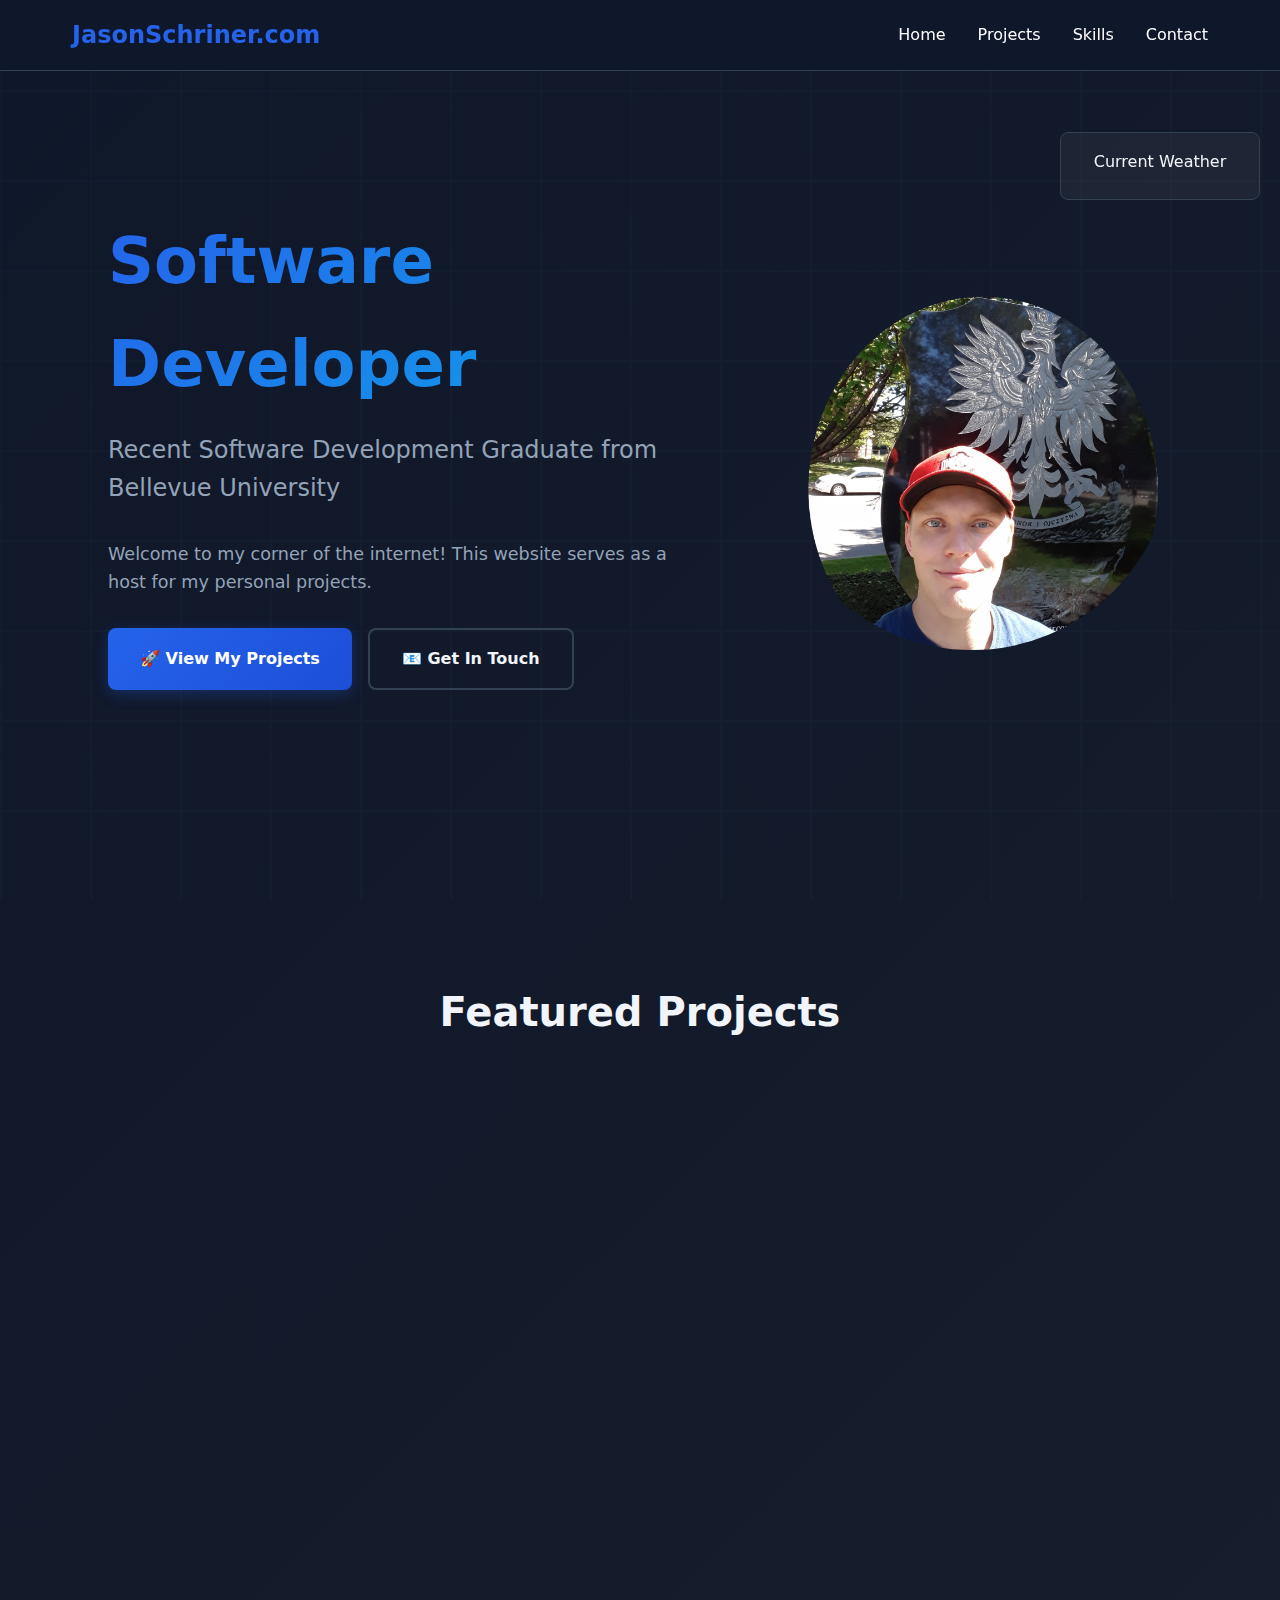
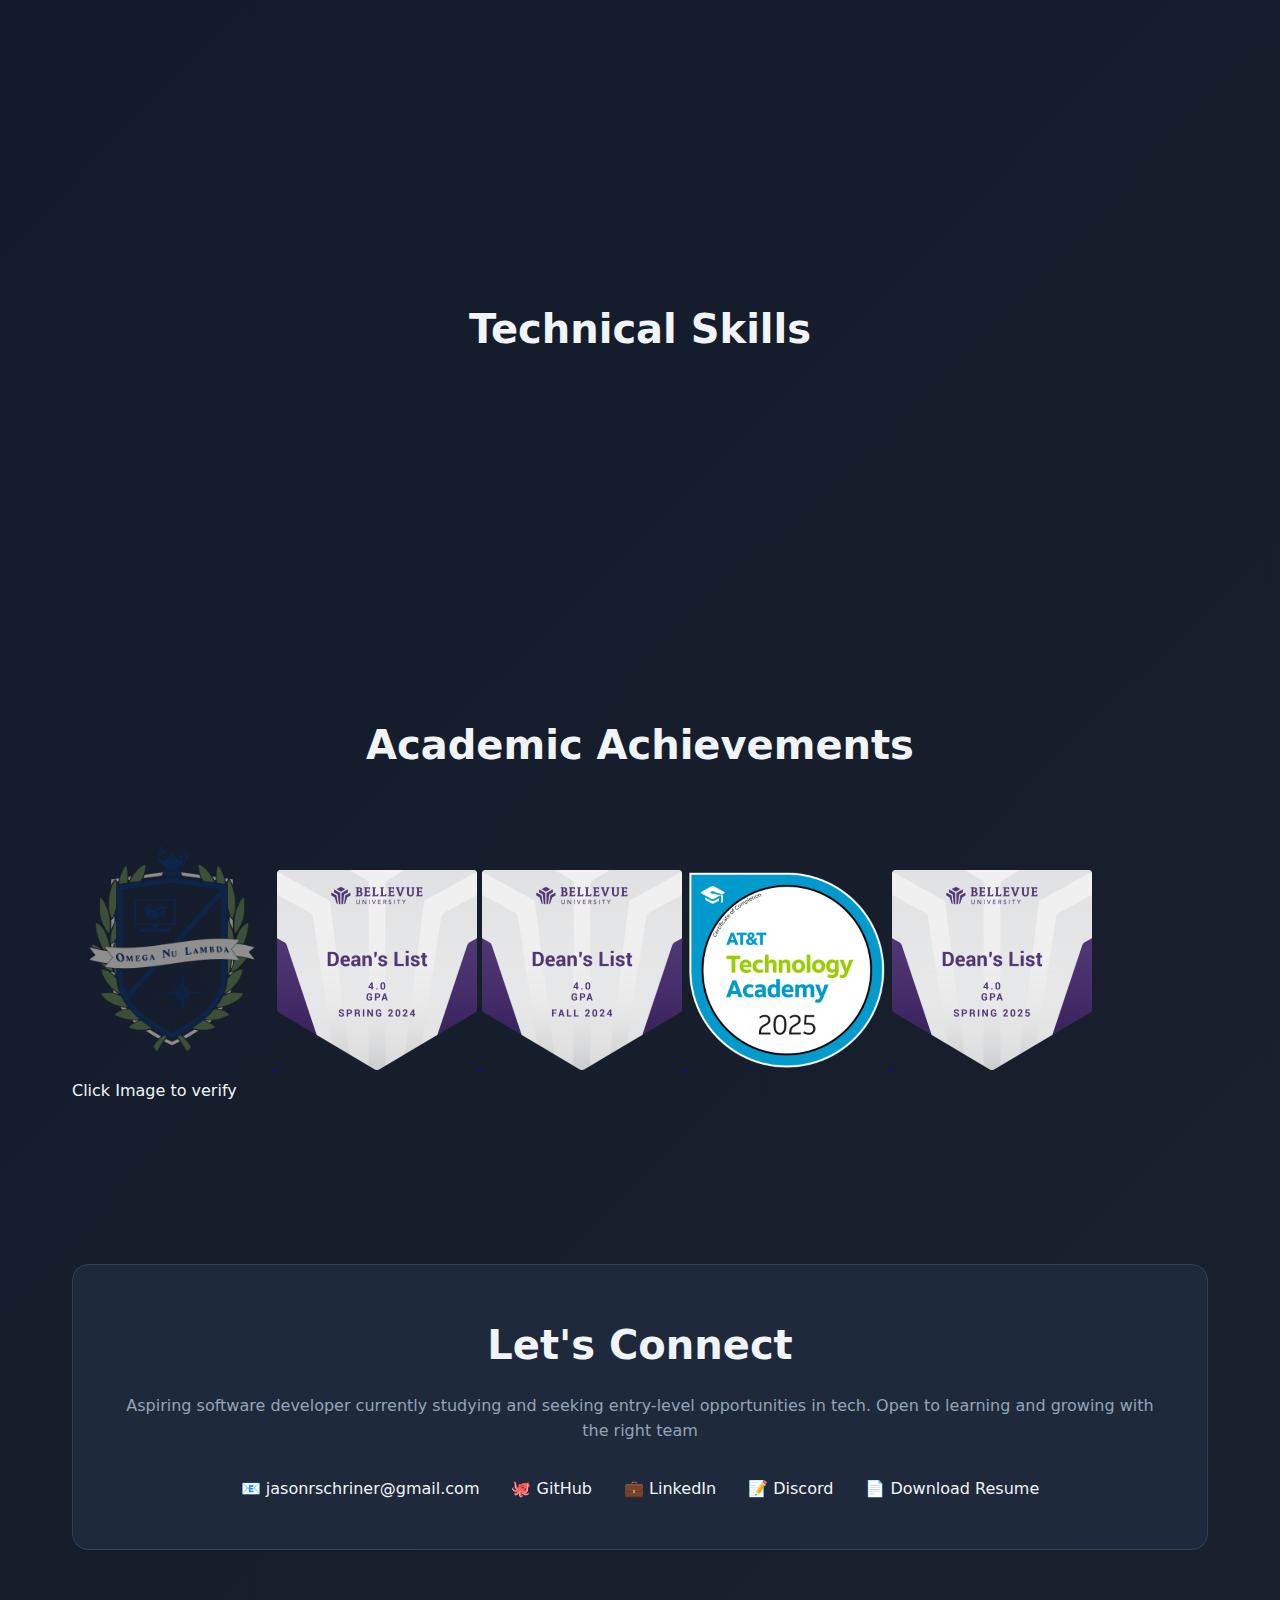
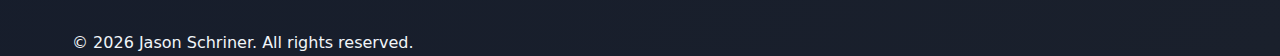
<file: index.html>
<!DOCTYPE html>
<html lang="en">
<head>
    <meta charset="UTF-8">
    <meta name="viewport" content="width=device-width, initial-scale=1.0">
    <title>Jason Schriner Profile Site</title>
    <link rel="stylesheet" href="styles.css">
</head>
<body>
    <nav>
        <div class="container">
            <div class="logo">JasonSchriner.com</div>
            <ul class="nav-links">
                <li><a href="#home">Home</a></li>
                <li><a href="#projects">Projects</a></li>
                <li><a href="#skills">Skills</a></li>
                <li><a href="#contact">Contact</a></li>
            </ul>
        </div>
    </nav>

 <!-- Weather Widget -->
<div class="status-indicator">
  <p>Current Weather</p>
  <h3 id="city" class="weather-title"></h3>
  <p id="temp" class="weather-display"></p>
  <p id="description" class="weather-display"></p>
</div>

    <main>
        <!-- Hero Section -->
        <section id="home" class="hero">
            <div class="container">
                <div class="hero-content fade-in">
                    <div class="hero-text">
                        <h1>Software Developer</h1>
                        <p class="subtitle">Recent Software Development Graduate from Bellevue University</p>
                        <p class="description">
                            Welcome to my corner of the internet! This website serves as a host for my personal projects.
                        </p>
                        <div class="cta-buttons">
                            <a href="#projects" class="btn btn-primary">
                                🚀 View My Projects
                            </a>
                            <a href="#contact" class="btn btn-secondary">
                                📧 Get In Touch
                            </a>
                        </div>
                    </div>
                    <div class="hero-image">
                        <div class="profile-photo">
                            <img src="images/profile.png" alt="Jason Schriner - Software Developer" />
                            <div class="photo-border"></div>
                        </div>
                    </div>
                </div>
            </div>
        </section>

        <!-- Projects Section -->
        <section id="projects" class="section">
            <div class="container">
                <h2>Featured Projects</h2>
                <div class="projects-grid">
                    <div class="project-card">
                    <div class="project-icon">🌐</div>
                    <h3>Portfolio Website</h3>
                    <p>
                      This very website! In constant development as I build new projects I will post them here with links to the necessary GitHub repo's.
                    </p>
                    <div class="tech-stack">
                    <span class="tech-tag">Java</span>
                    <span class="tech-tag">Json</span>
                    <span class="tech-tag">JSP</span>
                    </div>
                       <div class="project-links">
                           <a href="webGuide.html" class="project-link">📖 Setup Guide</a>
                           <a href="https://github.com/skitch518/bioSite" class="project-link">💻 Source Code</a>
                       </div>
                    </div>
          
		 <div class="project-card">
                    <div class="project-icon">📊</div>
                    <h3>Stock Portfolio Tracker</h3>
                    <p>
                       Full-stack portfolio aggregator enabling investors to track net worth across multiple platforms (brokerages, crypto exchanges, 401k, prediction markets). Features real-time market data integration, asset allocation analytics, historical performance tracking, and tax-advantaged account categorization."
                      
                    </p>
                    <div class="tech-stack">
                    <span class="tech-tag">Spring</span>
                    <span class="tech-tag">Spring Security</span>
                    <span class="tech-tag">MySql</span>
      		    <span class="tech-tag">Alpha Vantage</span>
                    </div>
                       <div class="project-links">
                          <a href="sourceCode.html" class="project-link">💻 Source Code</a>
                       </div>
                    </div>

                    <div class="project-card">
                        <div class="project-icon">📊</div>
                        <h3>In Progress</h3>
                        <p>
                            Developing a predictive model to assess whether retail traders are accurately pricing events in a prediction market, combining statistical analysis and machine learning to evaluate market efficiency and
			    trader behavior.
                        </p>
                         <div class="tech-stack">
                    <span class="tech-tag">Python</span>
                    <span class="tech-tag">MySQL</span>
                    <span class="tech-tag">PyTorch</span>
      		    <span class="tech-tag">NBA_API</span>
                    </div>
                      <div class="project-links">
                          <a href="https://github.com/skitch518/predictionMarketModel" class="project-link">💻 Source Code</a>
                       </div>

		   </div>
                </div>
            </div>
        </section>

        <!-- Skills Section -->
        <section id="skills" class="section">
            <div class="container">
                <h2>Technical Skills</h2>
                <div class="skills-grid">
                    <div class="skill-category">
                        <h3>🖥️ Programming Languages</h3>
                        <div class="skill-list">
                            <span class="tech-tag">Python</span>
                            <span class="tech-tag">Java</span>
                            <span class="tech-tag">MySQL</span>
                            <span class="tech-tag">HTML & CSS</span>
			    <span class="tech-tag">Spring</span>

                        </div>
                    </div>
                  <!--  
                    <div class="skill-category">
                        <h3>🌐 Networking</h3>
                        <div class="skill-list">
                            <span class="tech-tag">DNS</span>
                            <span class="tech-tag">TCP/IP</span>
                            <span class="tech-tag">VPN</span>
                            <span class="tech-tag">Firewalls</span>
                            <span class="tech-tag">DHCP</span>
                        </div>
                    </div>
                    -->
                    <div class="skill-category">
                        <h3>🔧 Tools & Technologies</h3>
                        <div class="skill-list">
                            <span class="tech-tag">Agile</span>
                            <span class="tech-tag">GitHub</span>

                        </div>
                    </div>
                    
                  
                    </div>
                </div>
            </div>
        </section>
      <!-- Achievements Section -->
      <section id="achievements" class="section">
        <div class="container">
           <h2>Academic Achievements</h2>
	   <a href="OmegaNuLambda.pdf" target="_blank" rel="noopener noreferrer">
  	   <img src="images/SmallLogo.png" alt="Omega Nu Lambda">
	   </a>           
          
	   <a href="https://achievements.bellevue.edu/profile/jasonschriner108604/wallet" target="_blank" rel="noopener
	      noreferrer">
           <img src="images/deansListSpring.png" alt="Deans List Spring">
	   </a>

	   <a href="https://achievements.bellevue.edu/profile/jasonschriner108604/wallet" target="_blank" rel="noopener 
	    noreferrer">
 	   <img src="images/deansListFall.png" alt="Deans List Fall">
	   </a>

	   <a href="https://www.credly.com/badges/2185f0d7-c7d7-4e82-8452-25b753131dc3/public_url" target="_blank" 		    rel="noopener noreferrer">
   	   <img src="images/at-t-2025-technology-academy.png" alt="AT&T Technology Academy">
	   </a>  
	   <a href="https://achievements.bellevue.edu/profile/jasonschriner108604/wallet" target="_blank" rel="noopener 
	    noreferrer">
 	   <img src="images/DeansListSpring2.png" alt="Deans List Spring 2">
	   </a>

	   <p class="center-text">Click Image to verify</p>
      
        </div>
      </section>

        <!-- Contact Section -->
        <section id="contact" class="section">
            <div class="container">
                <div class="contact">
                    <h2>Let's Connect</h2>
                    <p> Aspiring software developer currently studying and seeking entry-level opportunities in tech. 
                        Open to learning and growing with the right team</p>
                    <div class="contact-links">
                        <a href="mailto:jasonrschriner@gmail.com" class="contact-link">
                            📧 jasonrschriner@gmail.com
                        </a>
                        <a href="https://github.com/skitch518" class="contact-link">
                            🐙 GitHub
                        </a>
                        <a href="https://www.linkedin.com/in/jason-schriner-2580662aa/" class="contact-link">
                            💼 LinkedIn
                        </a>
                        <a href="https://discord.gg/YjRXeKaERq" class="contact-link">
                            📝 Discord
                        </a>
                       <a href="Jason_Schriner_Resume.pdf" download="resume.pdf" class="contact-link">📄 Download Resume</a>
                    </div>
                </div>
            </div>
        </section>
    </main>

    <footer class="site-footer">
        <div class="container">
            <p>&copy; <span id="year"></span> Jason Schriner. All rights reserved.</p>
        </div>
    </footer>

    <script>
        // Set current year in footer
        document.getElementById('year').textContent = new Date().getFullYear();

        // Smooth scrolling for navigation links
        document.querySelectorAll('a[href^="#"]').forEach(anchor => {
            anchor.addEventListener('click', function (e) {
                e.preventDefault();
                const target = document.querySelector(this.getAttribute('href'));
                if (target) {
                    target.scrollIntoView({
                        behavior: 'smooth',
                        block: 'start'
                    });
                }
            });
        });

        // Add scroll effect to navigation
        window.addEventListener('scroll', () => {
            const nav = document.querySelector('nav');
            if (window.scrollY > 50) {
                nav.style.background = 'rgba(15, 23, 42, 0.95)';
            } else {
                nav.style.background = 'rgba(15, 23, 42, 0.9)';
            }
        });

        // Animate elements on scroll
        const observerOptions = {
            threshold: 0.1,
            rootMargin: '0px 0px -50px 0px'
        };

        const observer = new IntersectionObserver((entries) => {
            entries.forEach(entry => {
                if (entry.isIntersecting) {
                    entry.target.style.animation = 'fadeIn 1s ease-out forwards';
                }
            });
        }, observerOptions);

        // Observe all project cards and skill categories
        document.querySelectorAll('.project-card, .skill-category').forEach(el => {
            el.style.opacity = '0';
            observer.observe(el);
        });


  navigator.geolocation.getCurrentPosition(
    async (position) => {
      const lat = position.coords.latitude;
      const lon = position.coords.longitude;
      const url = `https://long-base-8c4f.jasonrschriner.workers.dev?lat=${lat}&lon=${lon}`;
      try {
        const response = await fetch(url);
        const data = await response.json();
        document.getElementById("city").textContent = data.name;
        document.getElementById("temp").textContent = `${Math.round(data.main.temp)}°C`;
        document.getElementById("description").textContent = data.weather[0].description;
        console.log(data);
      } catch (error) {
        console.error("Error fetching weather:", error);
      }
   },
    (error) => {
     console.error("Geolocation error:", error);
   }
 );
    </script>
</body>
</html>
</file>
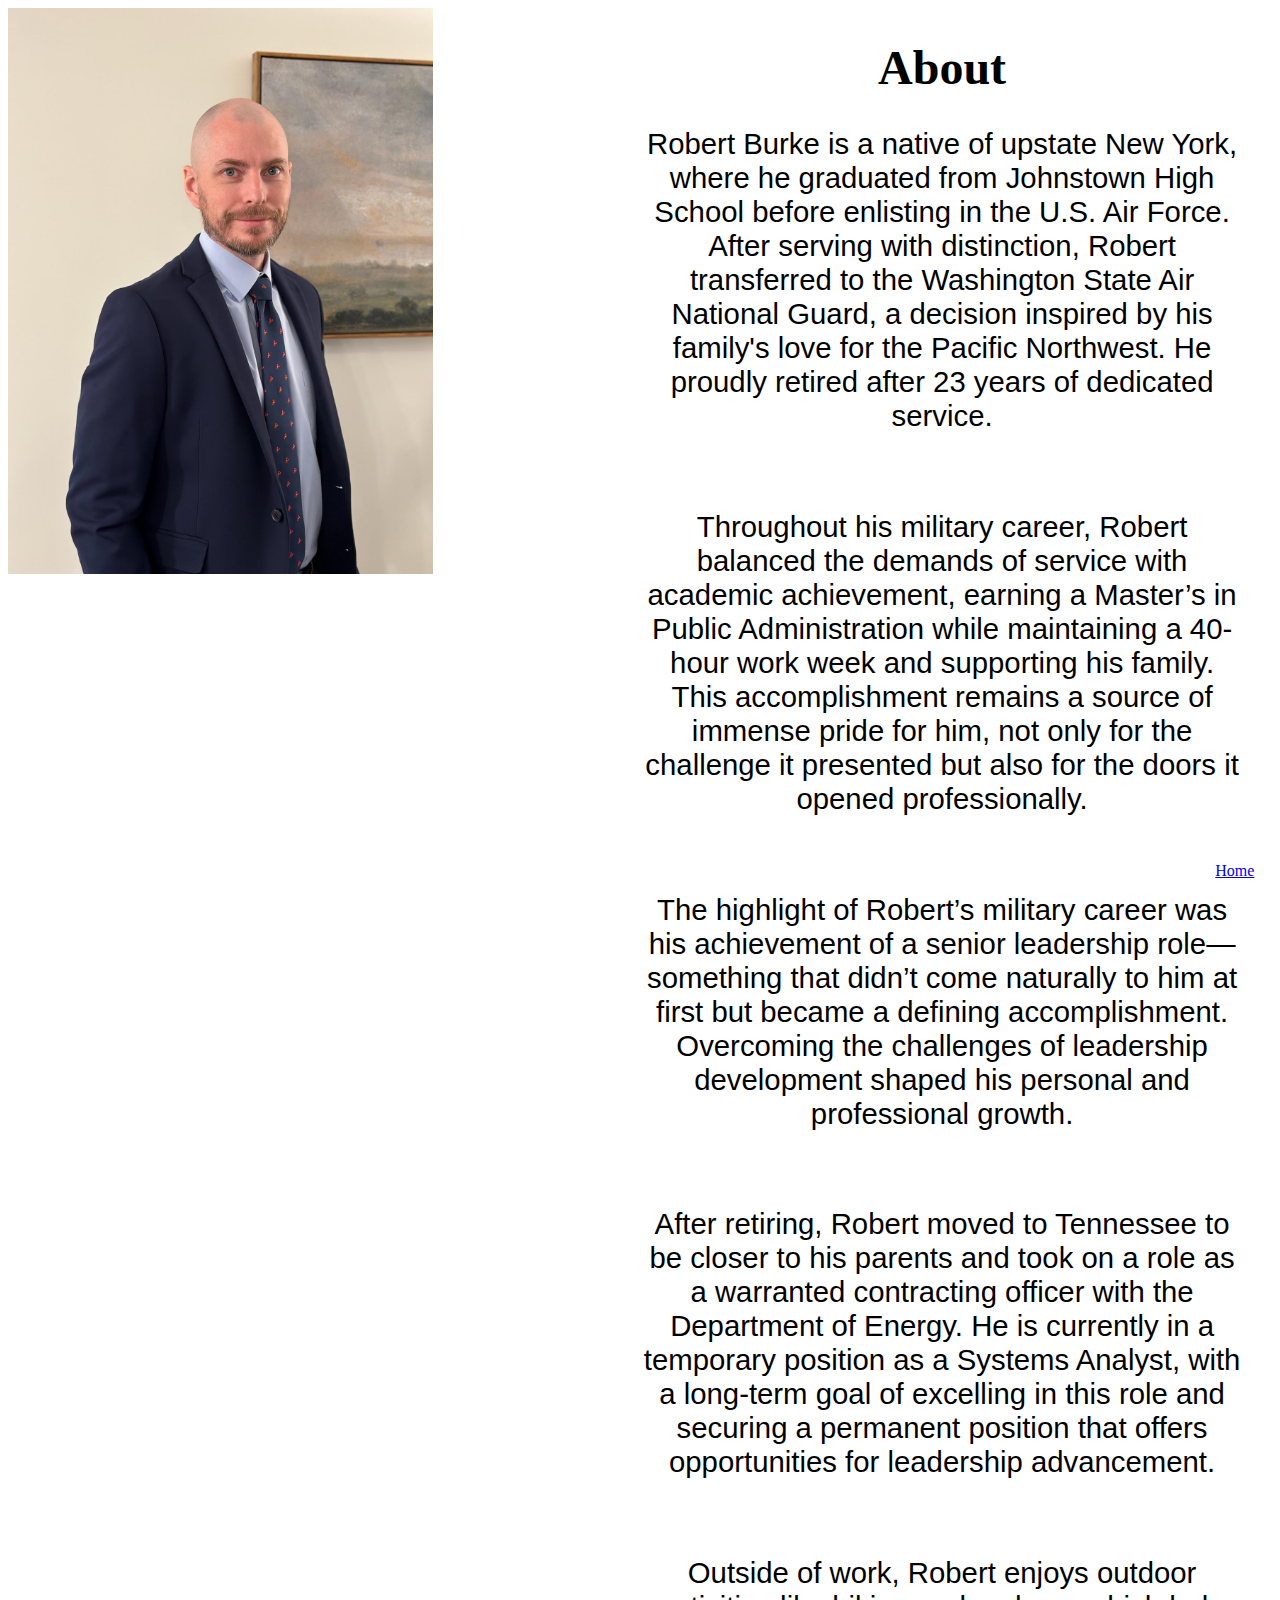
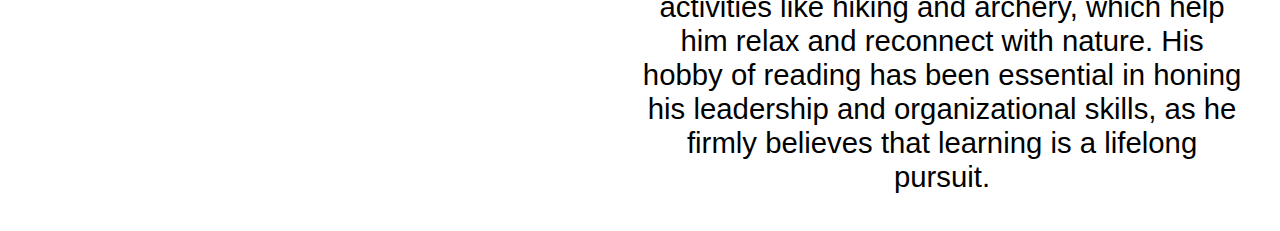
<file: About.html>
<!DOCTYPE html>
<html lang="en">

<head>
  <title>About</title>
  <link rel="stylesheet" href="bioSite.css">
</head>

<body>
<div class="profile">  
 <img src= "images/profile.jpg" alt= "Profile Picture" >
</div>

<div class="bio">
 <h1>About</h1>
 <p> Robert Burke is a native of upstate New York, where he graduated from Johnstown High School before enlisting in the U.S. Air Force. After serving with distinction, Robert transferred to the Washington State Air National Guard, a decision inspired by his family's love for the Pacific Northwest. He proudly retired after 23 years of dedicated service.​</p>

 <p>Throughout his military career, Robert balanced the demands of service with academic achievement, earning a Master’s in Public Administration while maintaining a 40-hour work week and supporting his family. This accomplishment remains a source of immense pride for him, not only for the challenge it presented but also for the doors it opened professionally.​</p>

 <p>The highlight of Robert’s military career was his achievement of a senior leadership role—something that didn’t come naturally to him at first but became a defining accomplishment. Overcoming the challenges of leadership development shaped his personal and professional growth.​</p>

 <p>After retiring, Robert moved to Tennessee to be closer to his parents and took on a role as a warranted contracting officer with the Department of Energy. He is currently in a temporary position as a Systems Analyst, with a long-term goal of excelling in this role and securing a permanent position that offers opportunities for leadership advancement.​</p>

 <p>Outside of work, Robert enjoys outdoor activities like hiking and archery, which help him relax and reconnect with nature. His hobby of reading has been essential in honing his leadership and organizational skills, as he firmly believes that learning is a lifelong pursuit.​</p>
</div>
<footer>
<a href="https://skitch518.github.io/bioSite">Home</a>
</footer>

</body>
</html>
</file>
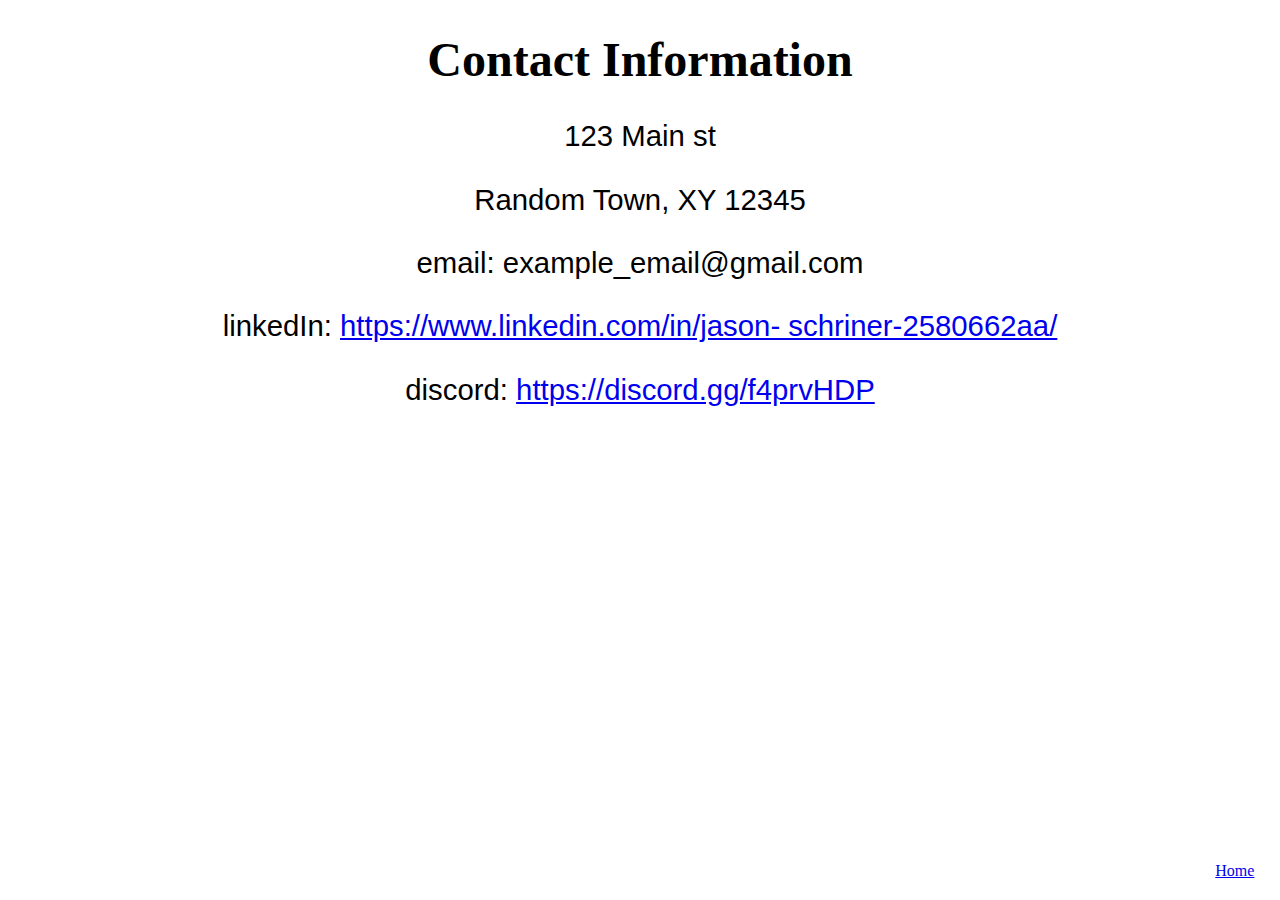
<file: Contact.html>
<!DOCTYPE html>
<html lang="en">
<head>
    <title>Contact</title>
    <link rel="stylesheet" href="bioSite.css">
</head>
<body>
    <h1>Contact Information</h1>
    <p>123 Main st</p>
    <p>Random Town, XY 12345 </p>
    <p>email: example_email@gmail.com</p>
    <p>linkedIn: <a href="https://www.linkedin.com/in/jason-schriner-2580662aa/">https://www.linkedin.com/in/jason-	schriner-2580662aa/</a></p>
    <p>discord: <a href="https://discord.gg/f4prvHDP">https://discord.gg/f4prvHDP</a></p>


 <footer>
    <a href="https://skitch518.github.io/bioSite">Home</a>
  </footer>


</body>
</html>
</file>
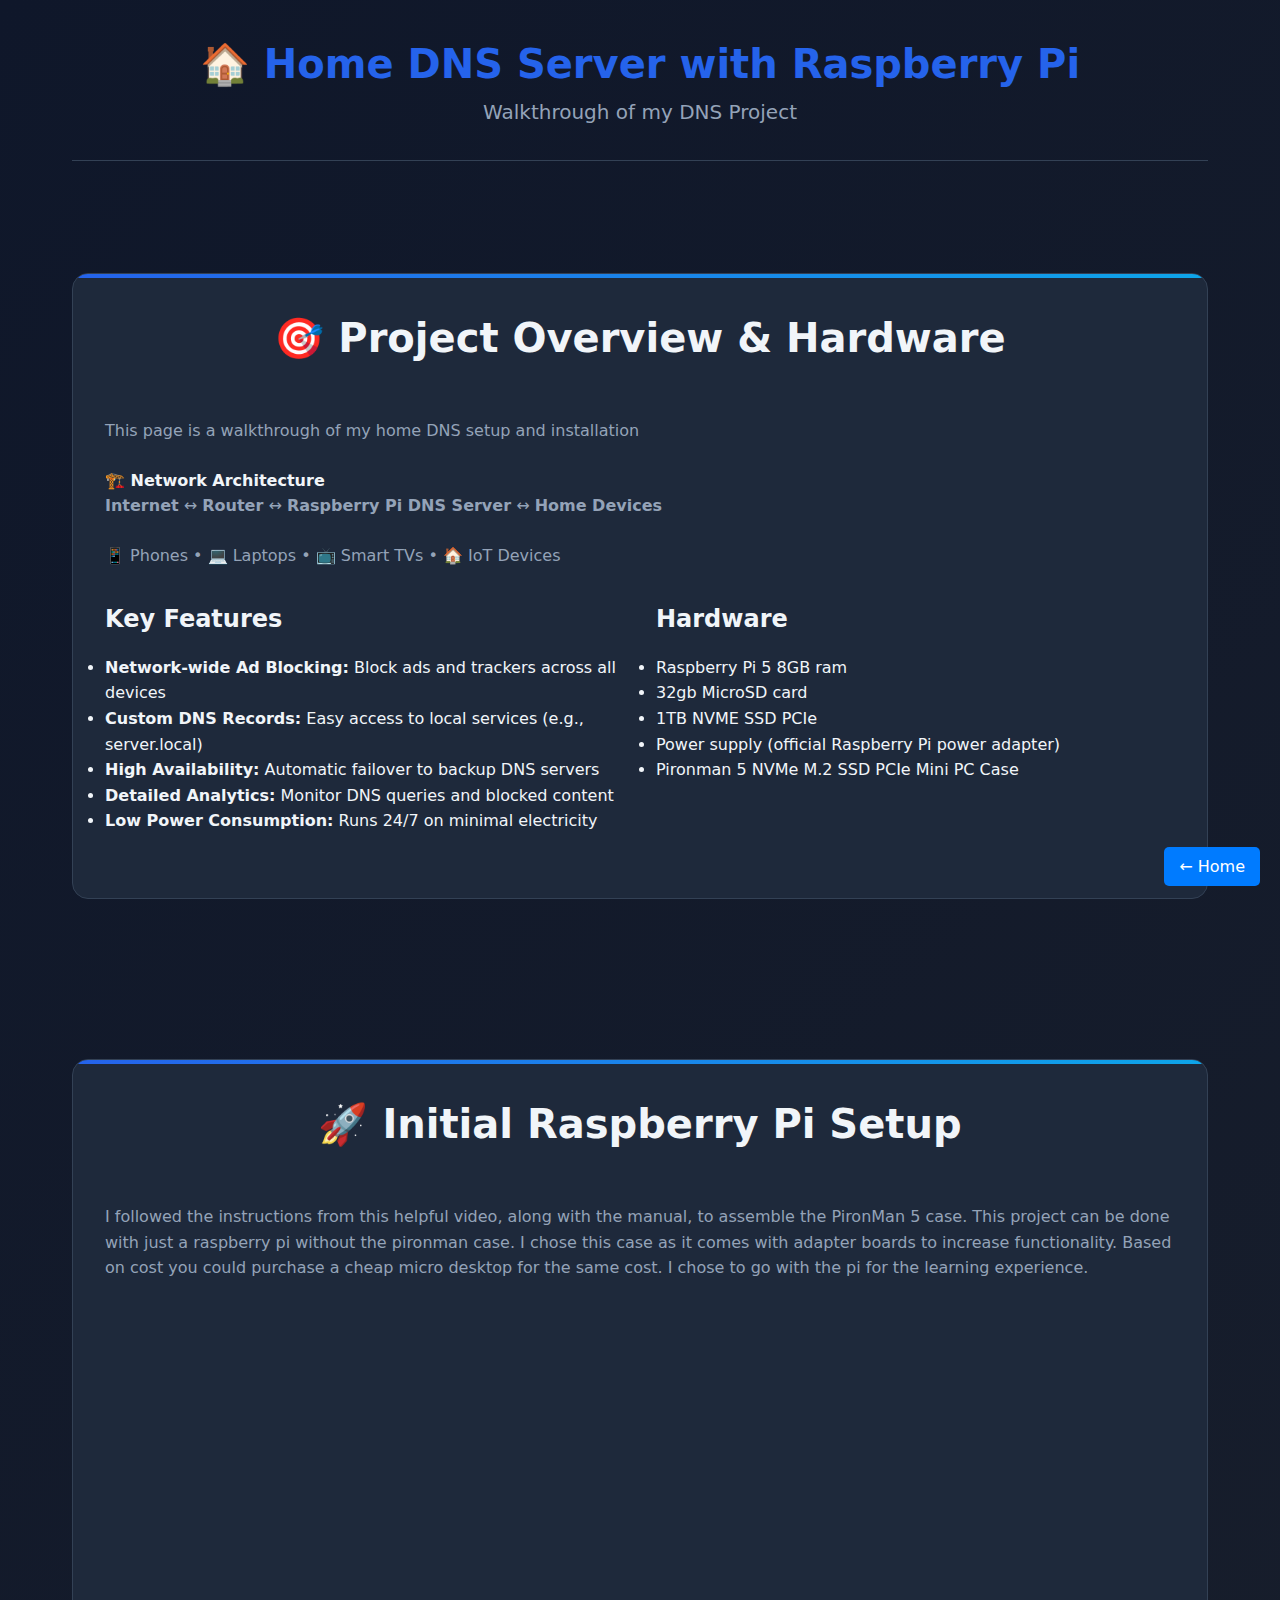
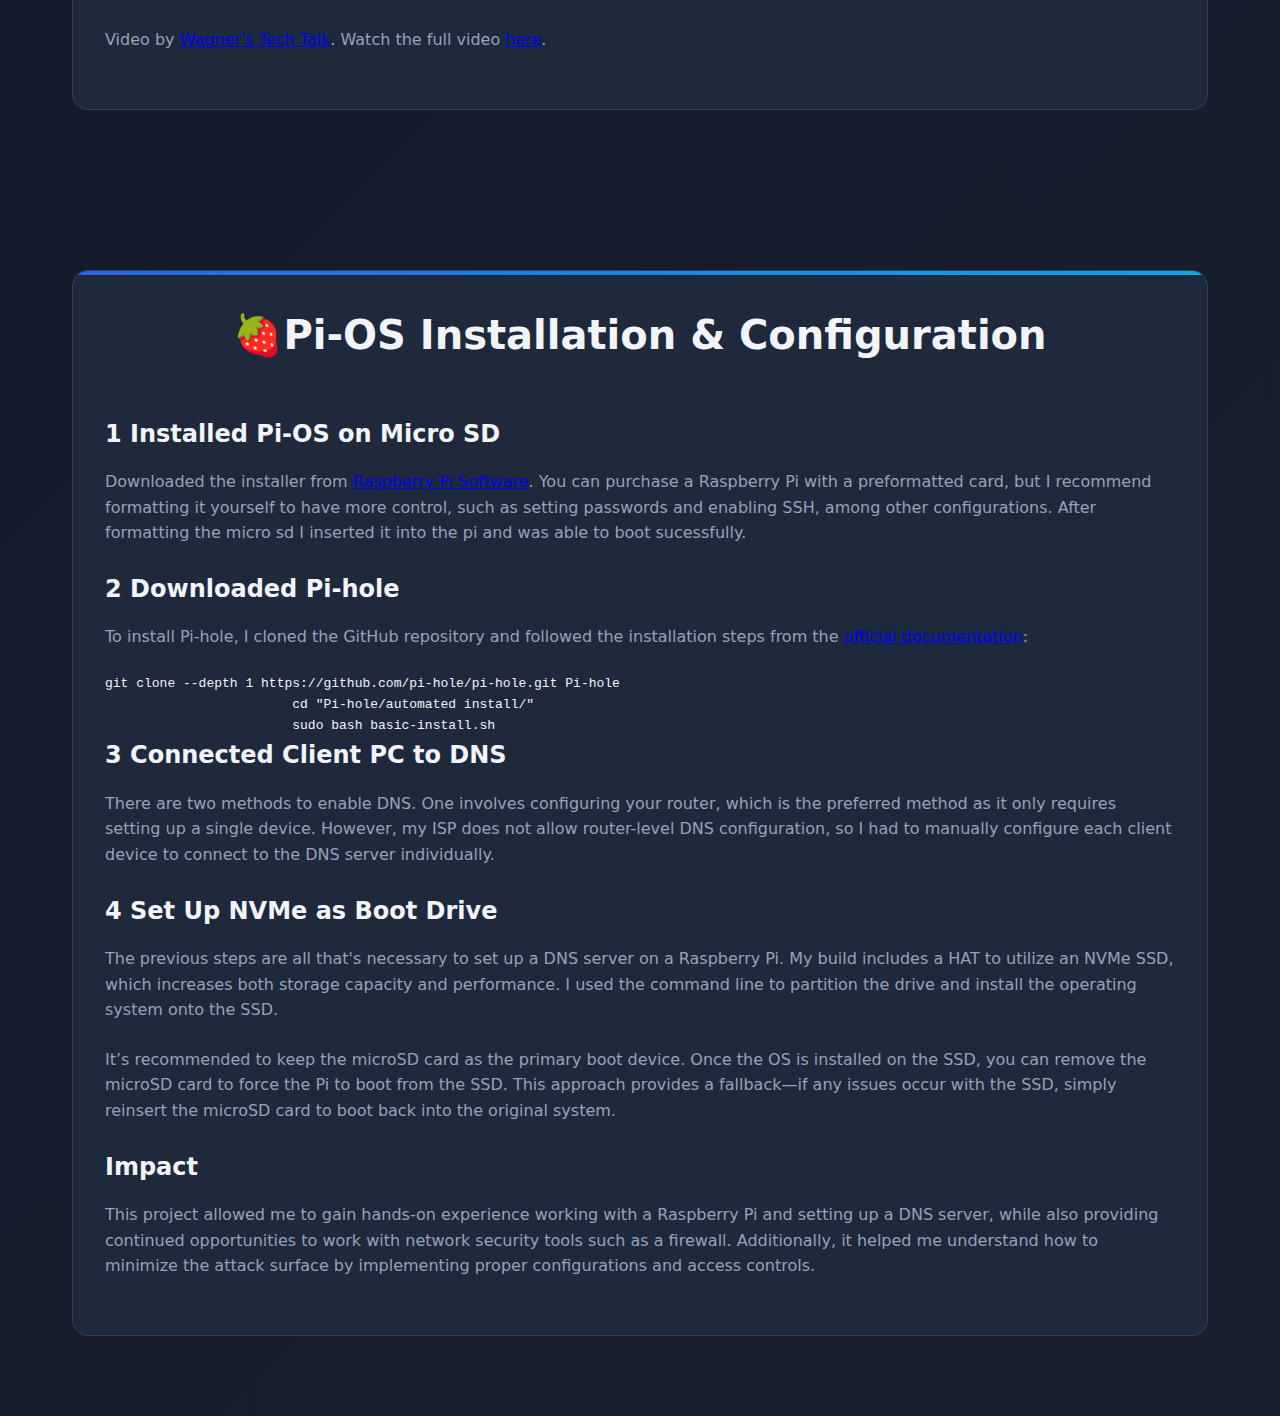
<file: dns.html>
<!DOCTYPE html>
<html lang="en">
<head>
    <meta charset="UTF-8">
    <meta name="viewport" content="width=device-width, initial-scale=1.0">
    <title>Home DNS Server with Raspberry Pi - Complete Guide</title>
    <link rel="stylesheet" href="styles.css">
</head>
<body>
    <div class="container">
        <div class="guide-header">
            <h1>🏠 Home DNS Server with Raspberry Pi</h1>
            <p class="subtitle">Walkthrough of my DNS Project</p>
        </div>

        <section id="projects" class="section">
            <div class="project-card">
                <h2>🎯 Project Overview & Hardware</h2>
                <p>This page is a walkthrough of my home DNS setup and installation</p>

                <div class="architecture-diagram">
                    <h4>🏗️ Network Architecture</h4>
                    <p><strong>Internet</strong> ↔ <strong>Router</strong> ↔ <strong>Raspberry Pi DNS Server</strong> ↔ <strong>Home Devices</strong></p>
                    <p>📱 Phones • 💻 Laptops • 📺 Smart TVs • 🏠 IoT Devices</p>
                </div>

                <div class="overview-grid" style="display: grid; grid-template-columns: 1fr 1fr; gap: 2rem; margin: 2rem 0;">
                    <div>
                        <h3>Key Features</h3>
                        <ul>
                            <li><strong>Network-wide Ad Blocking:</strong> Block ads and trackers across all devices</li>
                            <li><strong>Custom DNS Records:</strong> Easy access to local services (e.g., server.local)</li>
                            <li><strong>High Availability:</strong> Automatic failover to backup DNS servers</li>
                            <li><strong>Detailed Analytics:</strong> Monitor DNS queries and blocked content</li>
                            <li><strong>Low Power Consumption:</strong> Runs 24/7 on minimal electricity</li>
                        </ul>
                    </div>
                    <div>
                        <h3>Hardware</h3>
                        <ul>
                            <li>Raspberry Pi 5 8GB ram</li>
                            <li>32gb MicroSD card</li>
                            <li>1TB NVME SSD PCIe</li>
                            <li>Power supply (official Raspberry Pi power adapter)</li>
                            <li>Pironman 5 NVMe M.2 SSD PCIe Mini PC Case</li>
                        </ul>
                    </div>
                </div>
            </div>
        </section>

        <section id="projects" class="section">
            <div class="project-card">
                <h2>🚀 Initial Raspberry Pi Setup</h2>
		  <p> I followed the instructions from this helpful video, along with the manual, to assemble the 
                      PironMan 5 case. This project can be done with just a raspberry pi without the pironman case. I chose 		      this case as it comes with adapter boards to increase functionality. Based on cost you could purchase
		      a cheap micro desktop for the same cost. I chose to go with the pi for the learning experience. </p>
               <div class="video-container">
                 <iframe 
                   width="560" 
                   height="315" 
                   src="https://www.youtube.com/embed/Rx9UNRfzjI4" 
                   title="YouTube video player" 
                   frameborder="0" 
                   allow="accelerometer; autoplay; clipboard-write; encrypted-media; gyroscope; picture-in-picture" 
                   allowfullscreen>
                </iframe>
             </div> 
               <p>Video by <a href="https://www.youtube.com/channel/[ChannelName]" target="_blank">Wagner's Tech Talk</a>.
                Watch
                the full video <a href="https://www.youtube.com/watch?v=Rx9UNRfzjI4" target="_blank">here</a>.</p>            
             </div>
        </section>

        <section id="projects" class="section">
            <div class="project-card">
                <h2> 🍓Pi-OS Installation & Configuration</h2>

                <h3><span class="step-counter">1 </span>Installed Pi-OS on Micro SD</h3>
                    <p>Downloaded the installer from <a href="https://www.raspberrypi.com/software/" target="_blank">
                       Raspberry Pi Software</a>.
		       You can purchase a Raspberry Pi with a preformatted card, but I recommend formatting it yourself 
 		       to have more control, such as setting passwords and enabling SSH, among other configurations. 			       After formatting the micro sd I inserted it into the pi and was able to boot sucessfully.</p>                

              <h3><span class="step-counter">2</span> Downloaded Pi-hole</h3>
	          <p> To install Pi-hole, I cloned the GitHub repository and followed the installation steps from the 
  		  <a href="https://docs.pi-hole.net/main/basic-install/" target="_blank" rel="noopener noreferrer">official 		   documentation</a>:</p>
			<pre><code>git clone --depth 1 https://github.com/pi-hole/pi-hole.git Pi-hole
			cd "Pi-hole/automated install/"
			sudo bash basic-install.sh</code></pre>


	     <h3><span class="step-counter">3</span> Connected Client PC to DNS</h3>
		 <p> There are two methods to enable DNS. One involves configuring your router, which is the preferred
		     method as it only requires setting up a single device. However, my ISP does not allow router-level
		     DNS configuration, so I had to manually configure each client device to connect to the DNS server
		     individually.</p>


	    <h3><span class="step-counter">4</span> Set Up NVMe as Boot Drive</h3>
		<p> The previous steps are all that's necessary to set up a DNS server on a Raspberry Pi. My build 
		    includes a HAT to utilize an NVMe SSD, which increases both storage capacity and performance. I used
		    the command line to partition the drive and install the operating system onto the SSD.</p>

	        <p> It’s recommended to keep the microSD card as the primary boot device. Once the OS is installed on the 		    SSD, you can remove the microSD card to force the Pi to boot from the SSD. This approach provides a
		    fallback—if any issues occur with the SSD, simply reinsert the microSD card to boot back into the
		    original system.</p>

	      <h3><span class="step-counter"></span>Impact</h3>
		  <p>This project allowed me to gain hands-on experience working with a Raspberry Pi and setting up a DNS
		     server, while also providing continued opportunities to work with network security tools such as a
		     firewall. Additionally, it helped me understand how to minimize the attack surface by implementing
		     proper configurations and access controls. </p>
              
            </div>
        </section>

        <div class="nav-buttons">
            <a href="index.html" class="nav-button prev">← Home</a>
        </div>

    </div>
</body>
</html>
</file>
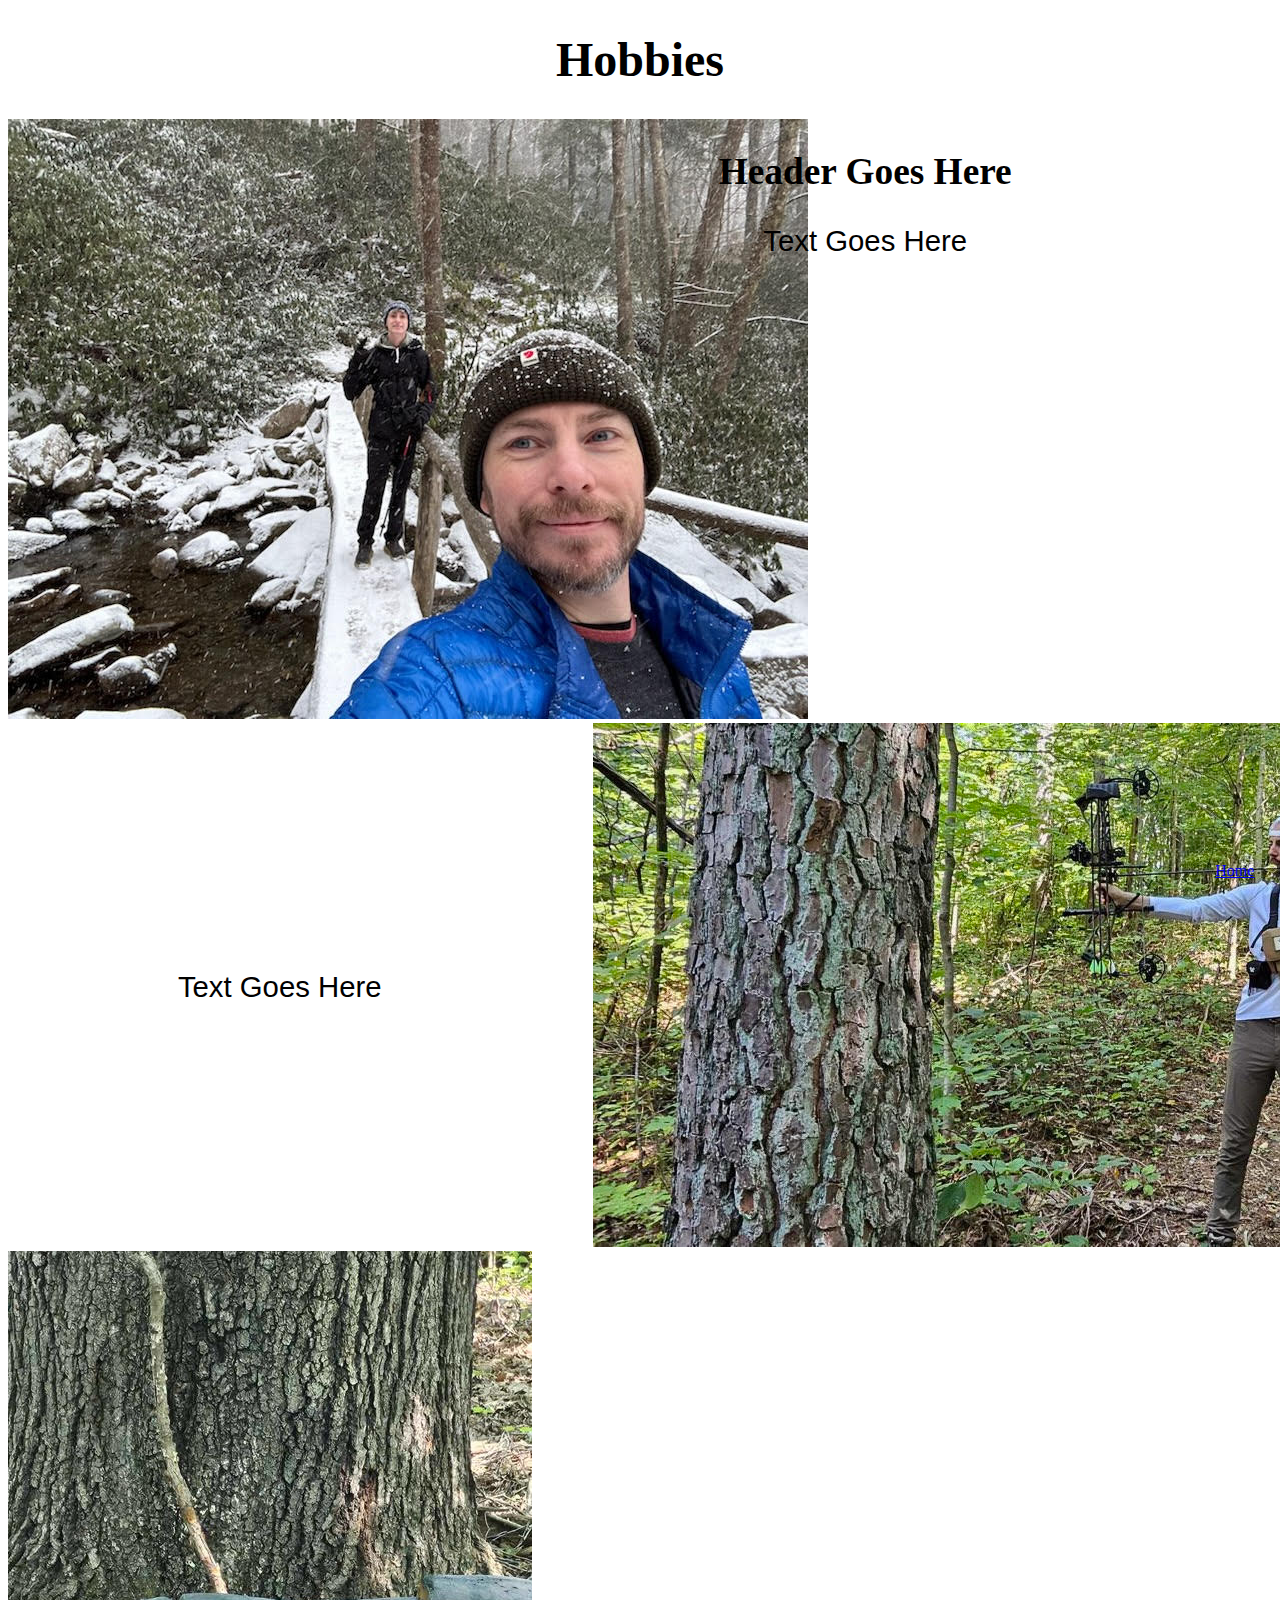
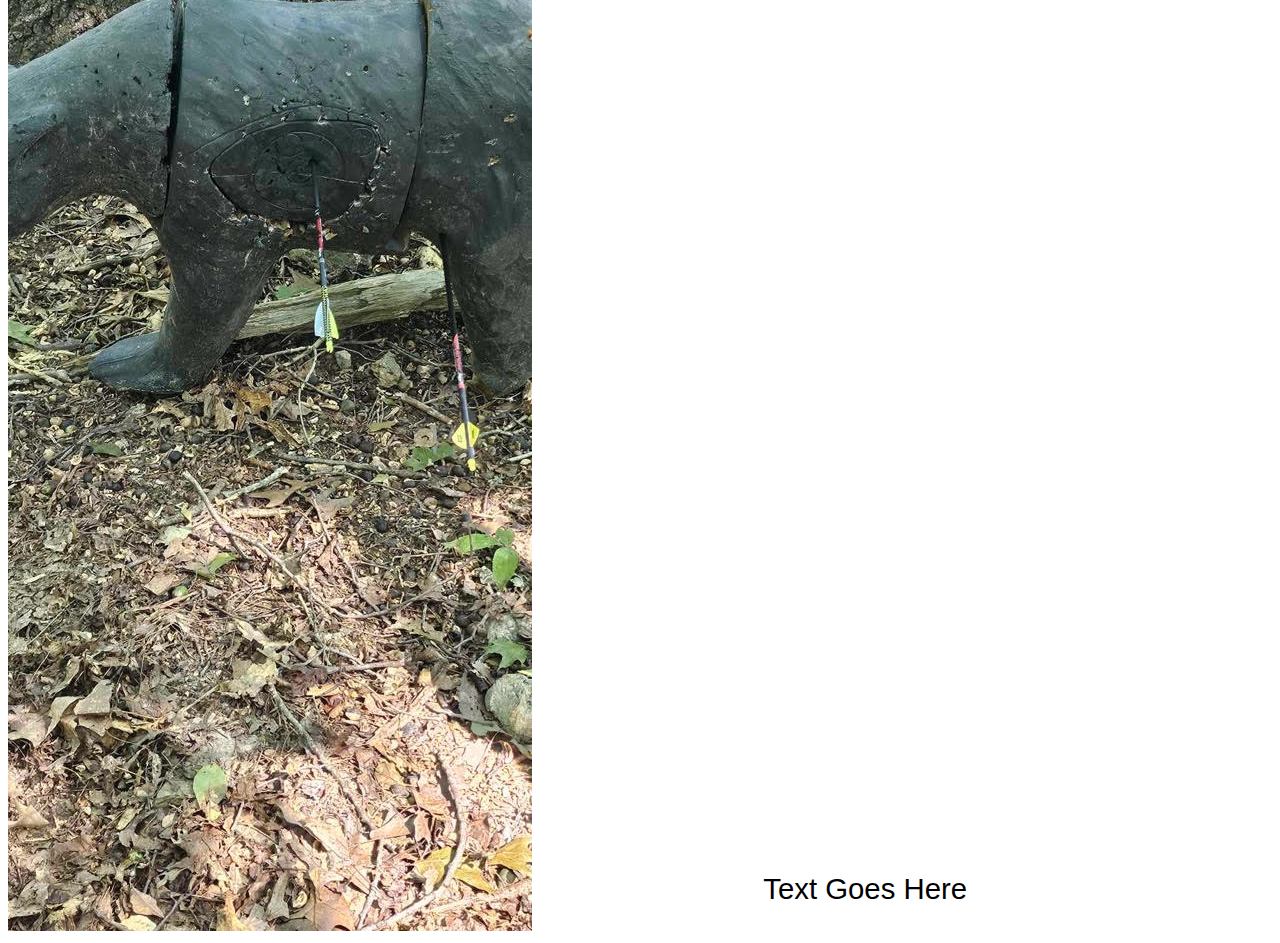
<file: Hobbies.html>
<!DOCTYPE html>
<html lang="en">

<head>
  <title>Hobbies</title>
  <link rel="stylesheet" href="bioSite.css">
</head>

<body>
  <h1>Hobbies</h1>
  <div id= "topLeft">
   <img src="images/hiking.jpg" alt="Hiking">
  </div>

  <div id= "topRight">
  <h2>Header Goes Here</h2>
  <p> Text Goes Here </p>
  </div>

  <div id= "midLeft">
  
  <p> Text Goes Here </p>
 
  </div>

  <div id = "midRight">

  <img src= "images/archery2.jpg" alt="Archery">

  </div>

  <div id = "bottomLeft">

   <img src= "images/archery.jpg"  alt="Target">


  </div>

  <div id = "bottomRight">

   <p> Text Goes Here </p>

  </div>
<footer>
<a href="https://skitch518.github.io/bioSite">Home</a>
</footer>

</body>
</html>
</file>
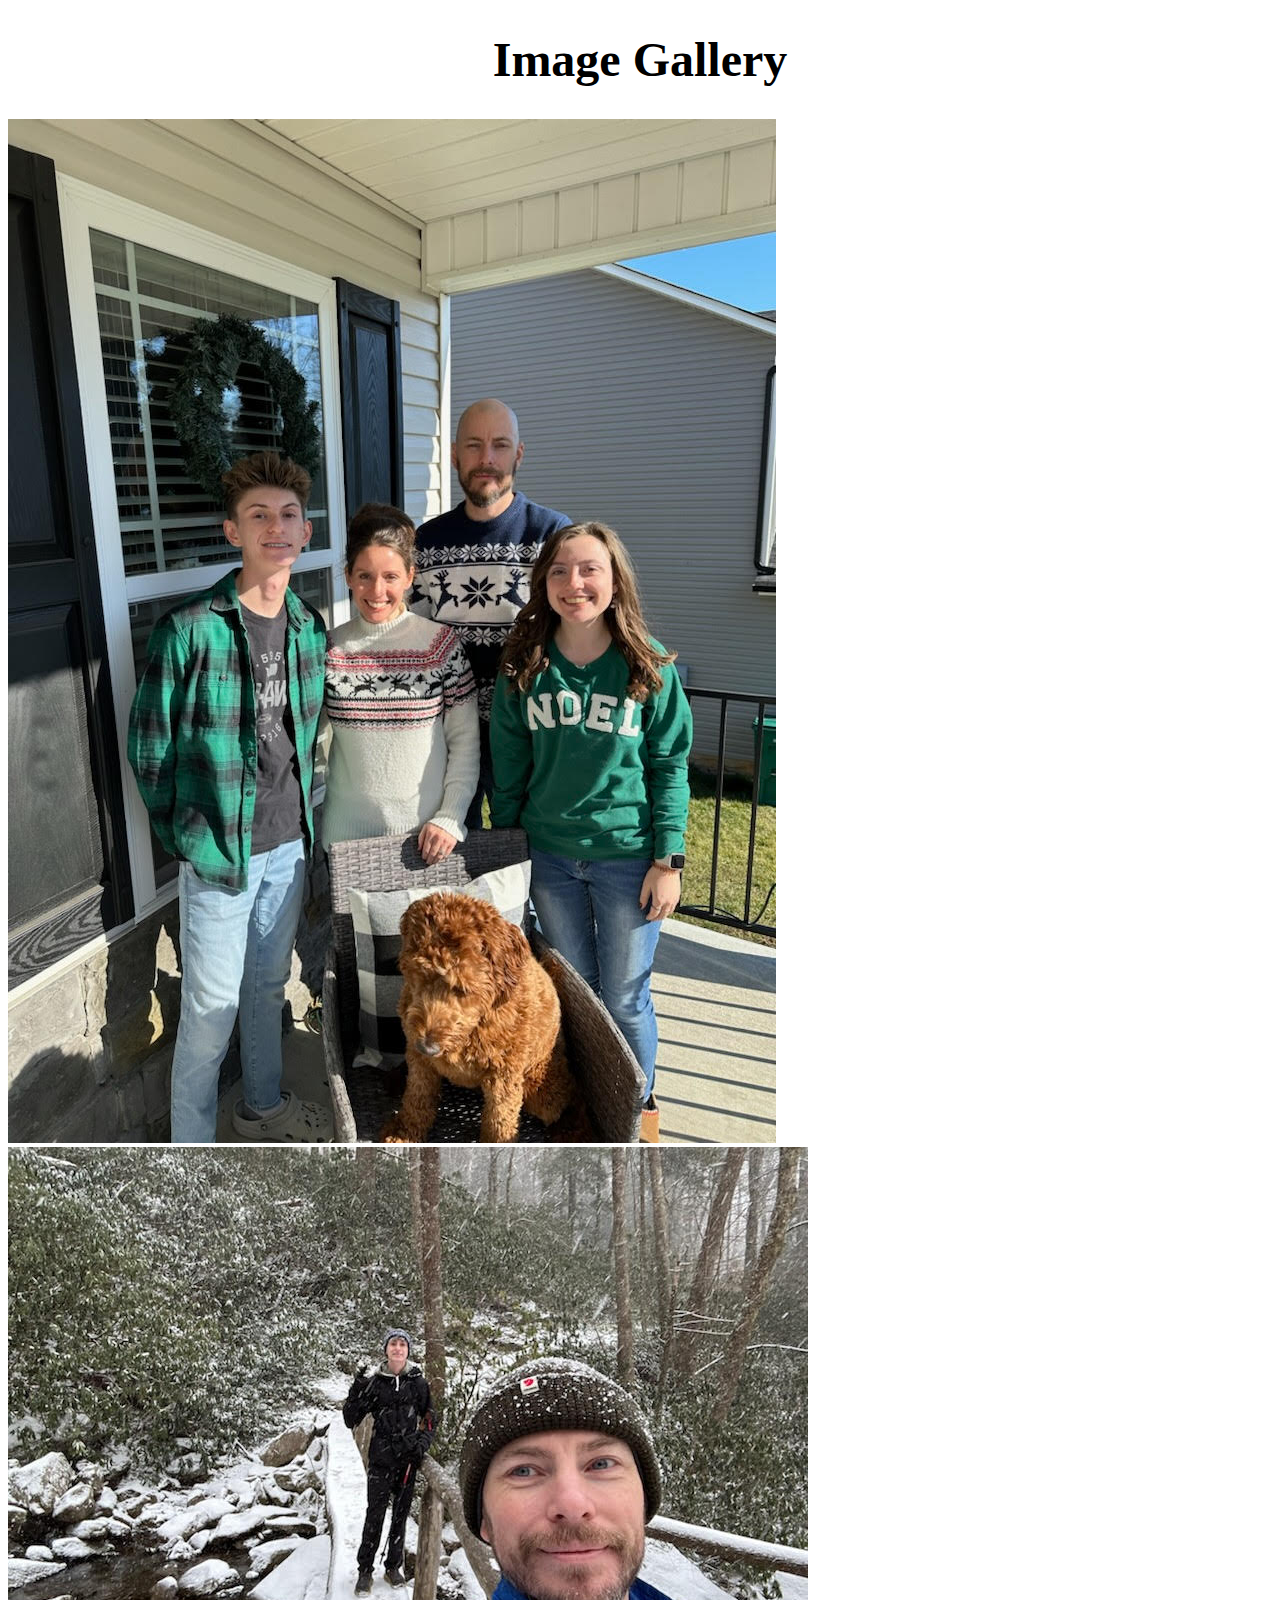
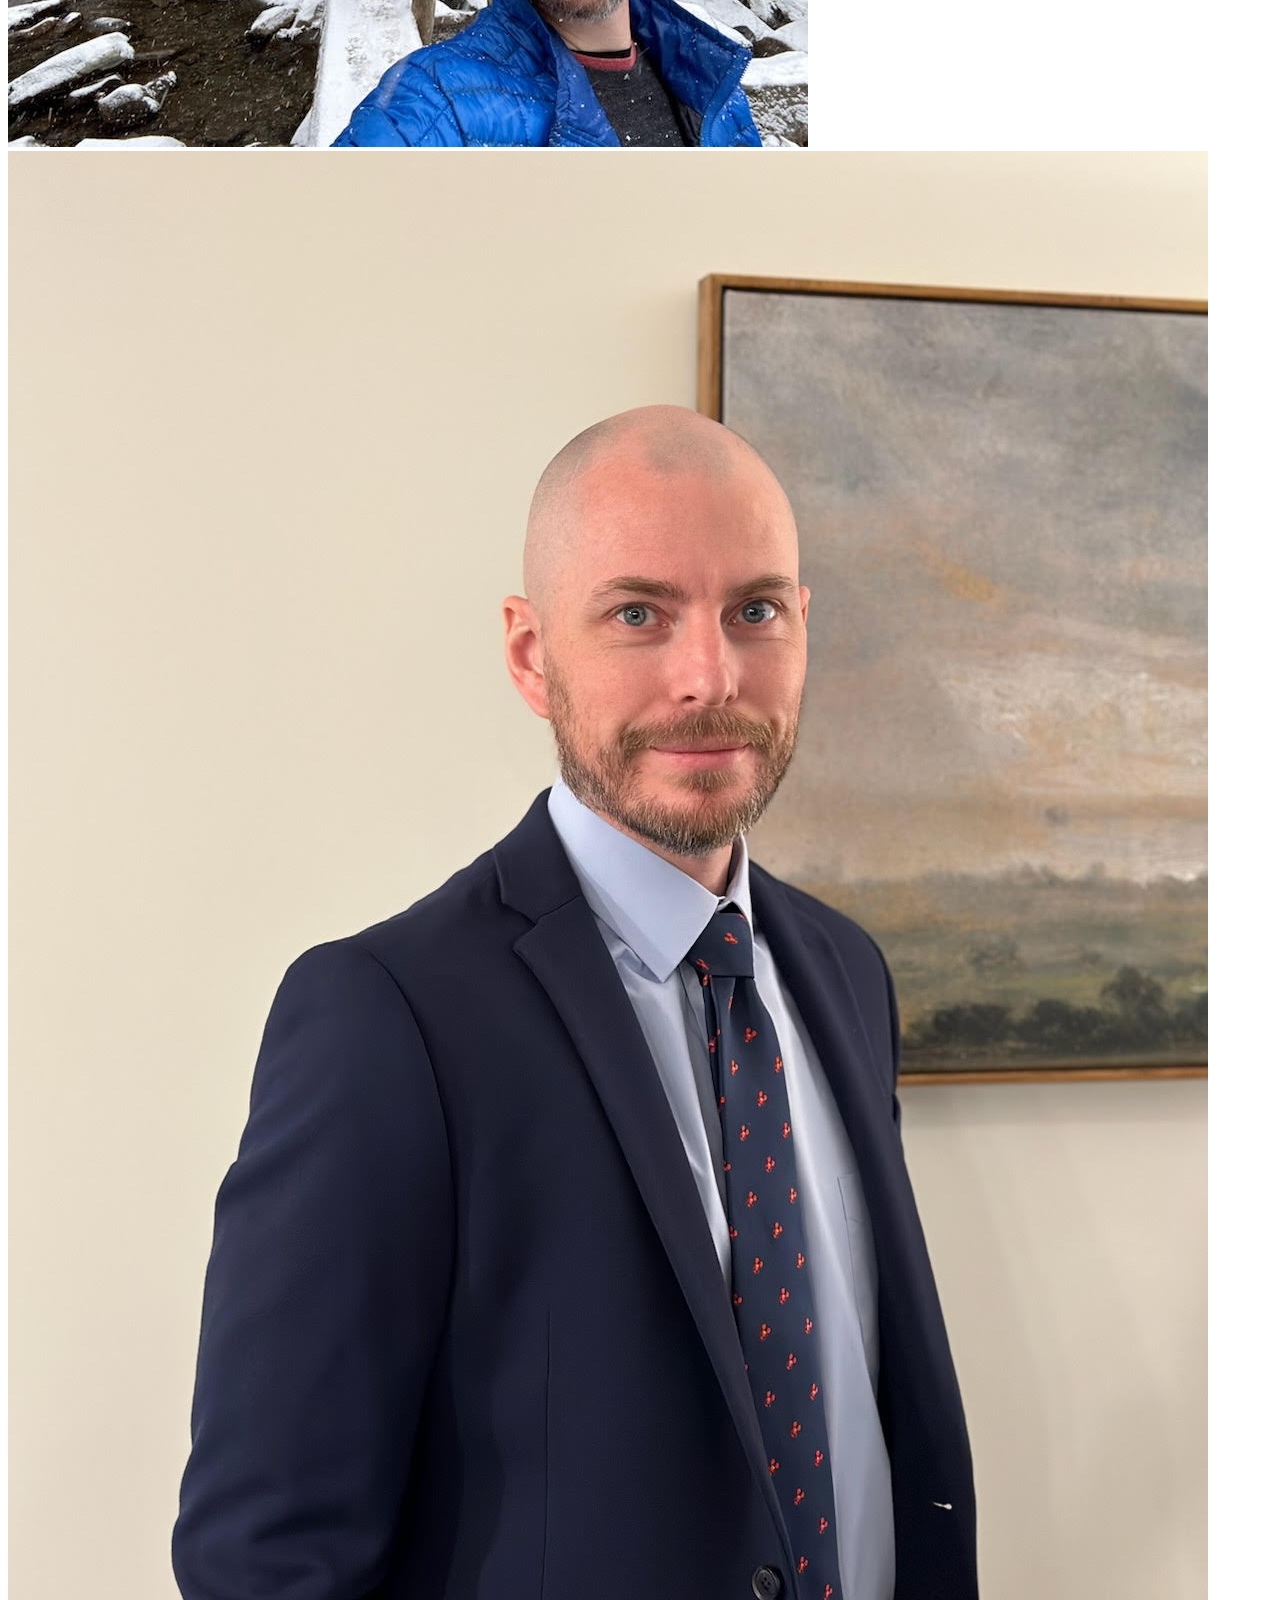
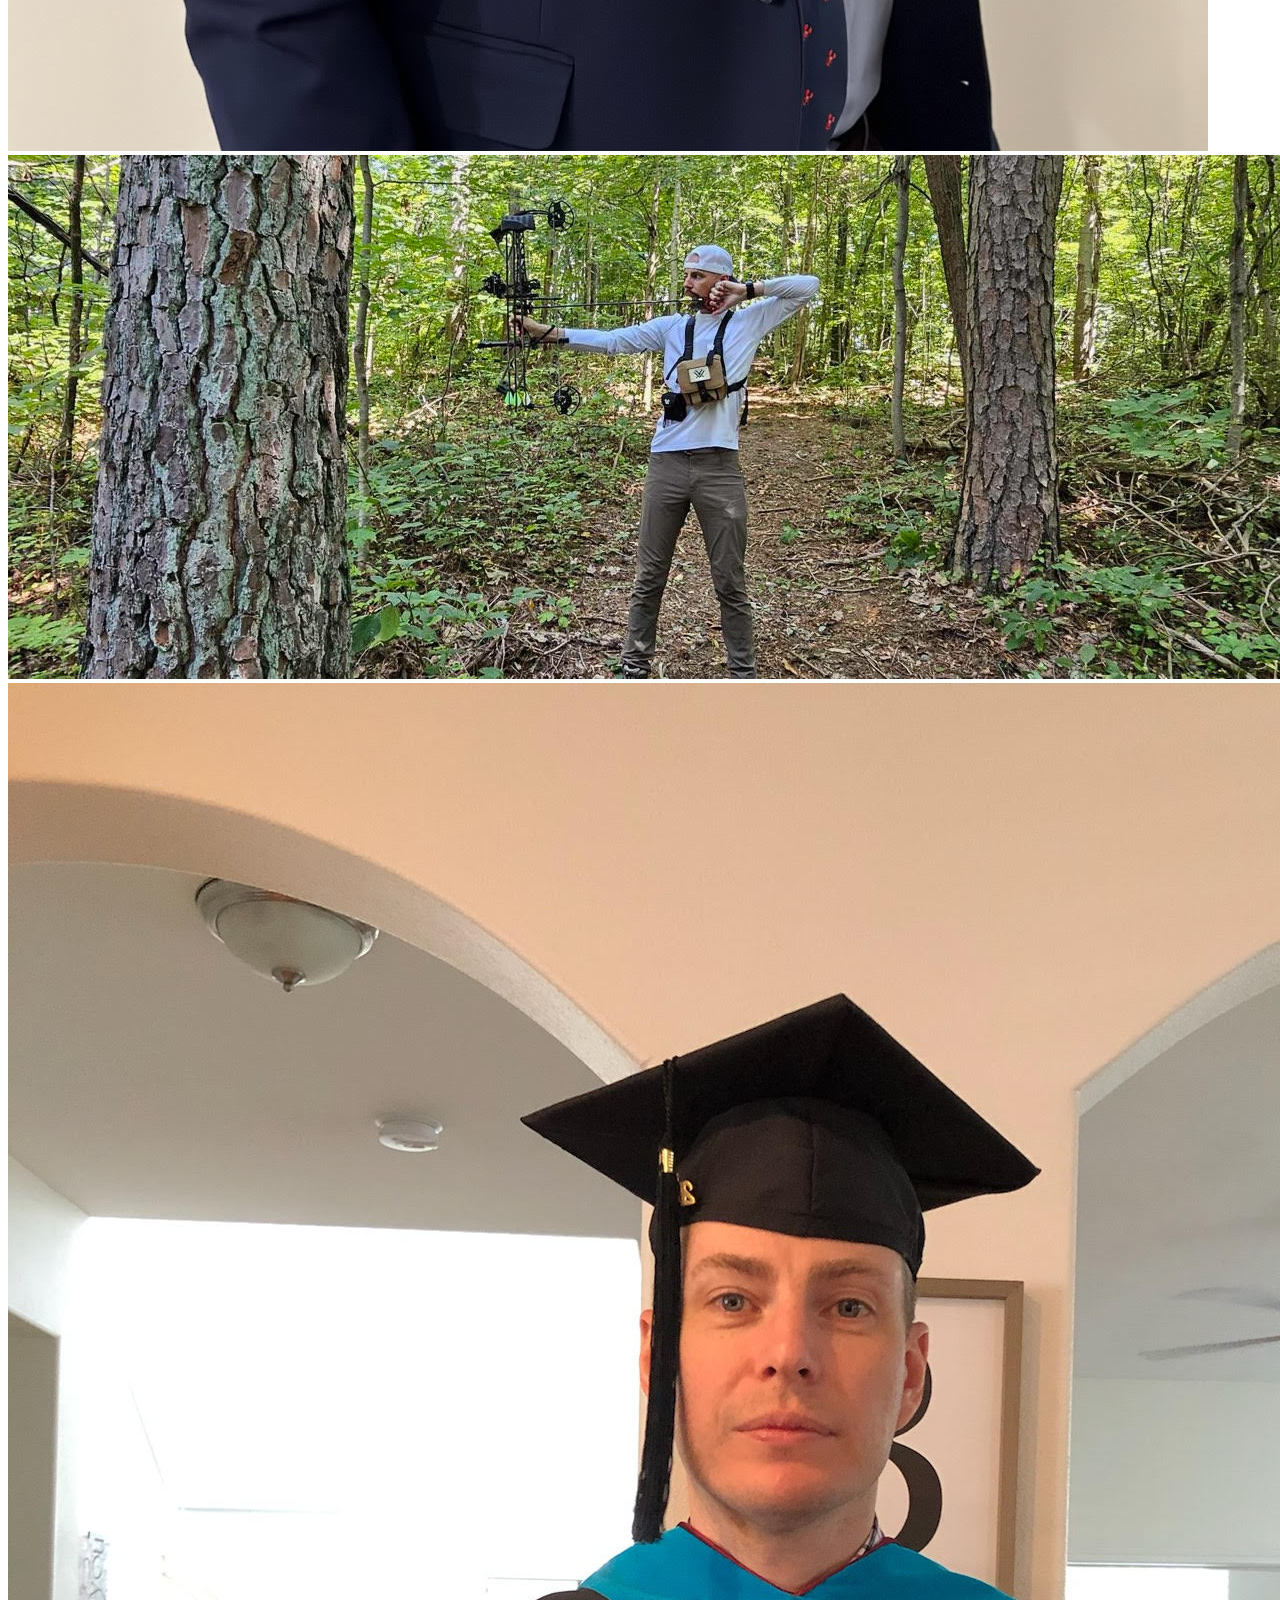
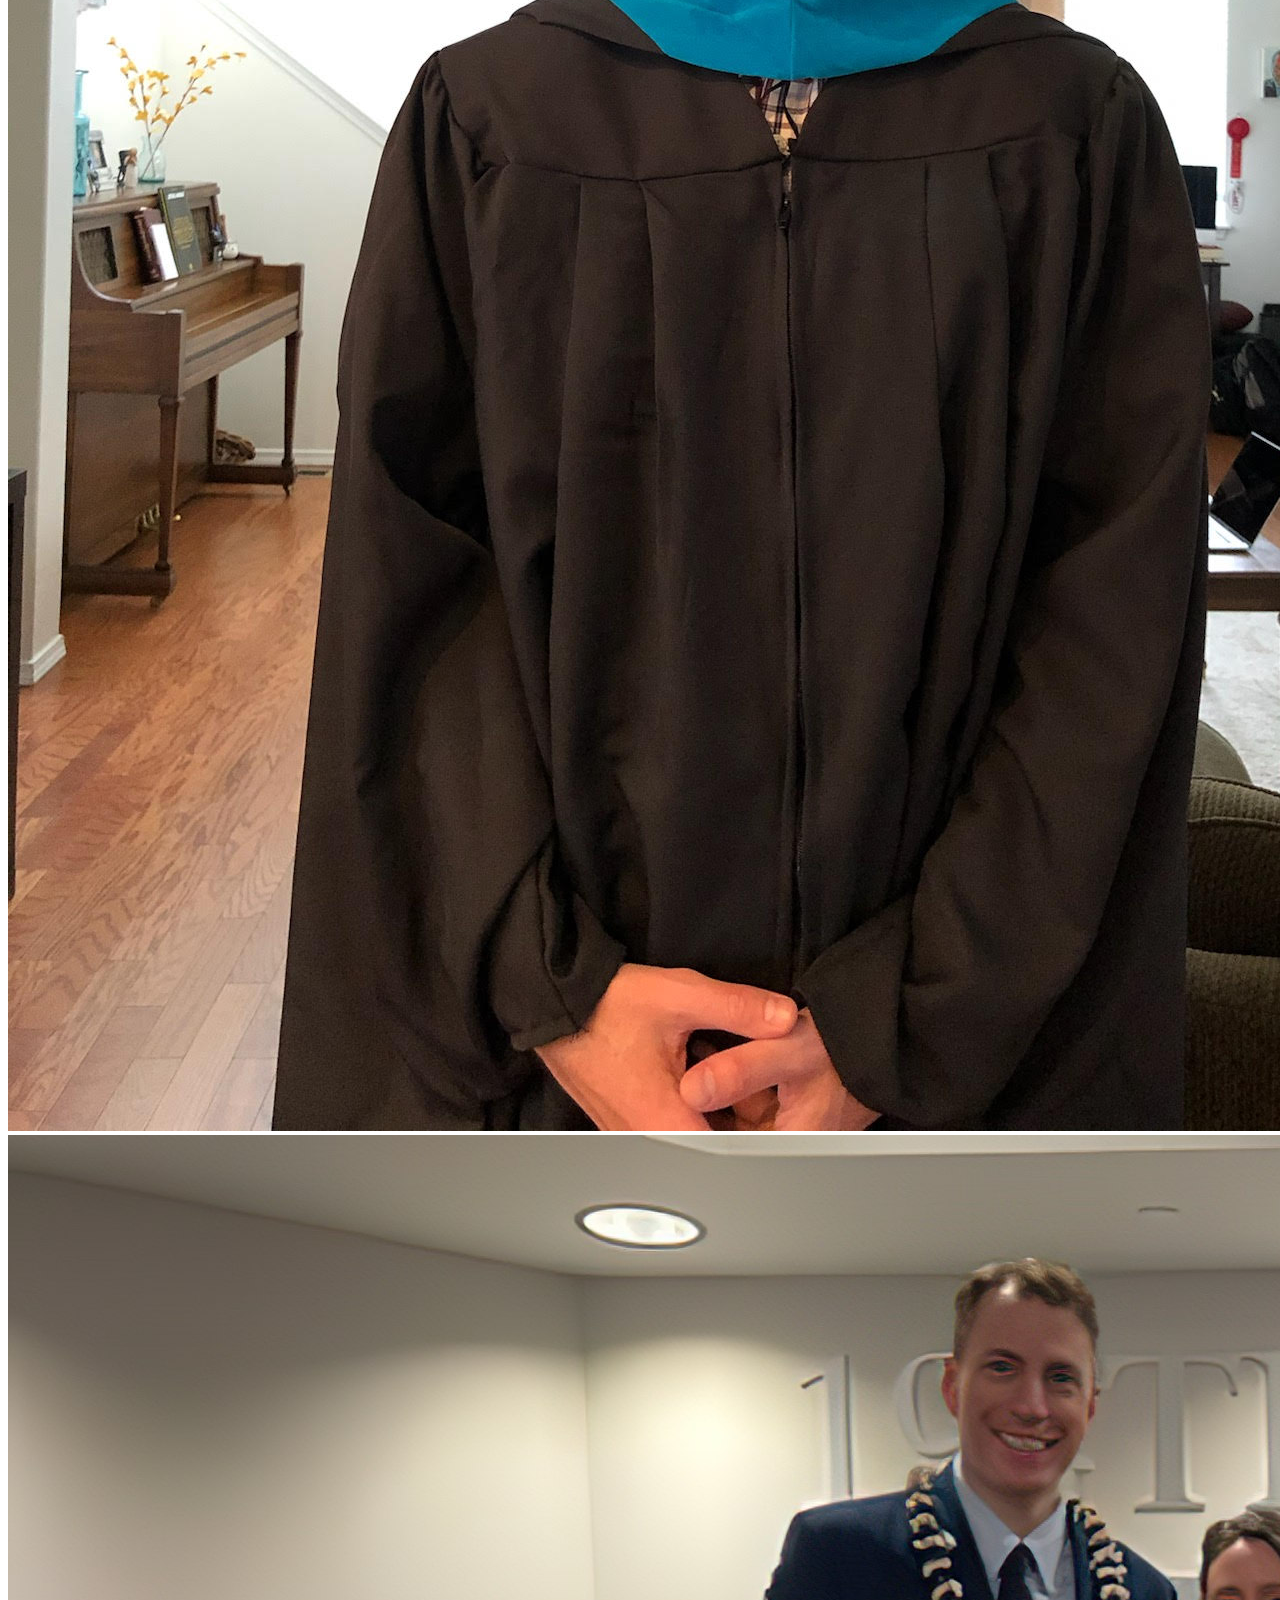
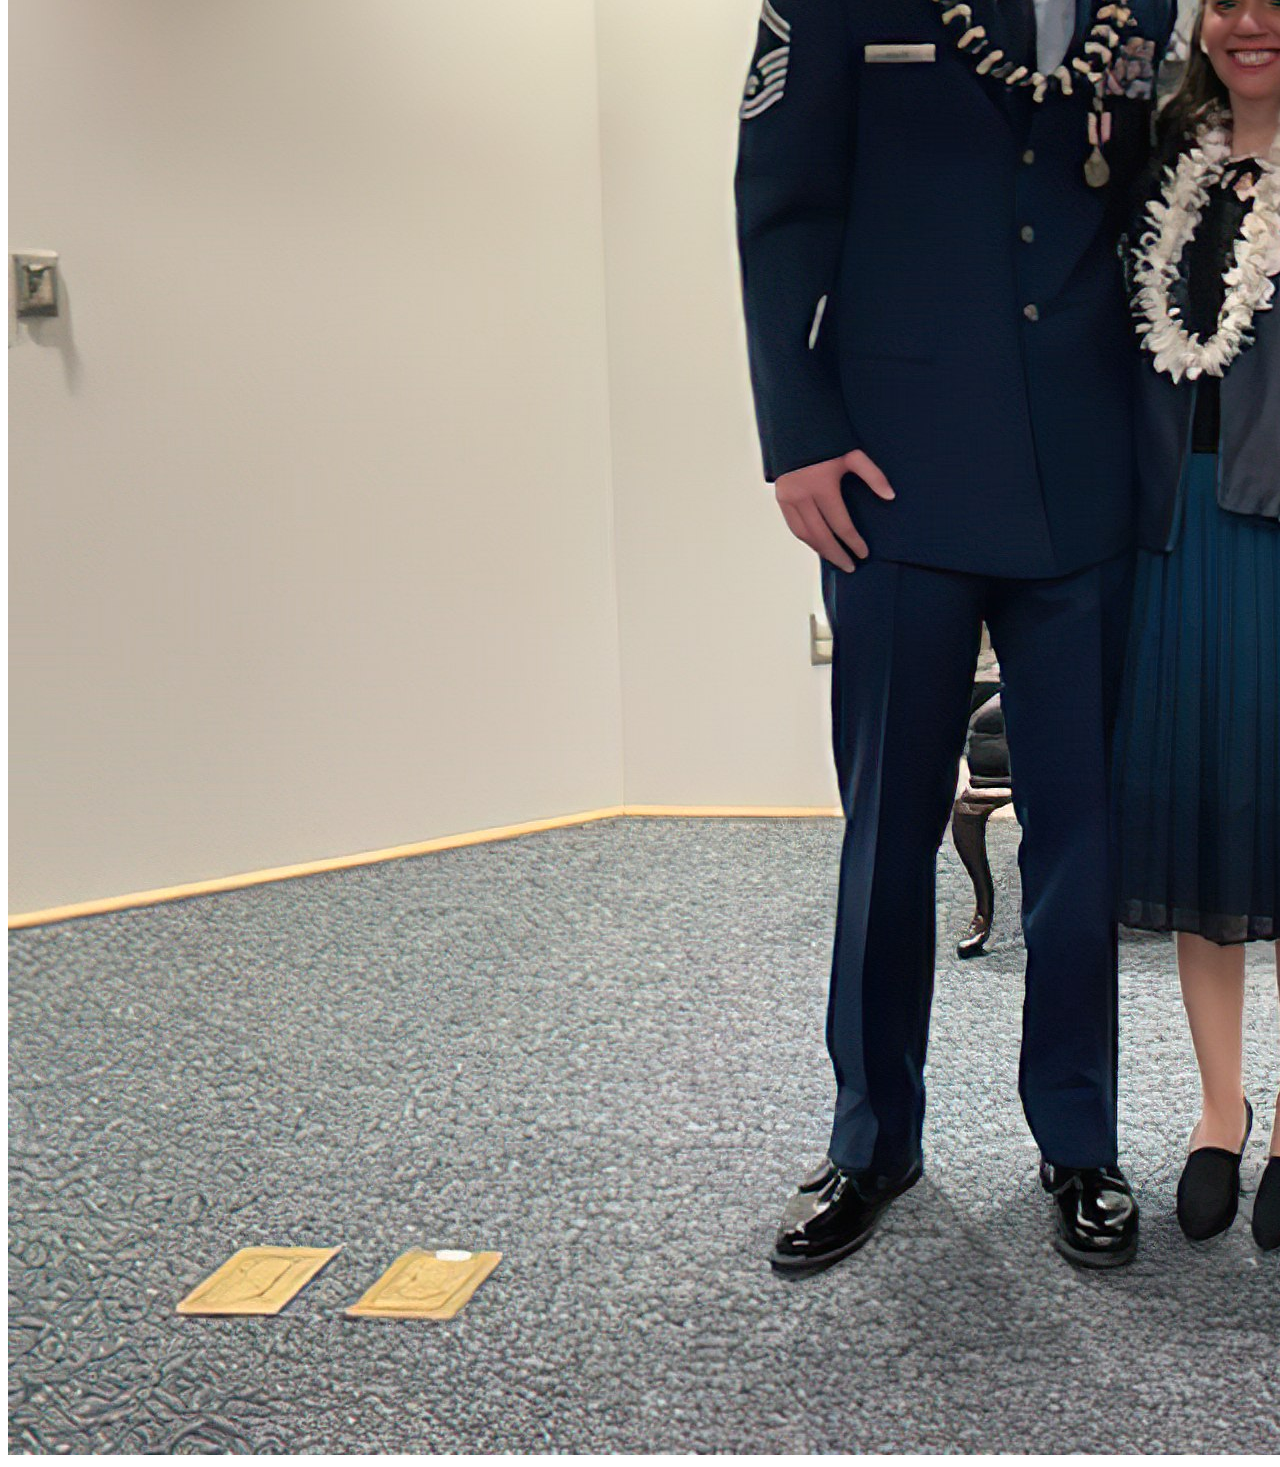
<file: ImageGallery.html>
<!DOCTYPE html>
<html lang="en">
<head>
 <h1>Image Gallery</h1>
<link rel="stylesheet" href="bioSite.css">
</head>
<body>
<div class="gallery">
        <img src="images/family.jpg" alt="Family">
        <img src="images/hiking.jpg" alt="Hiking">
        <img src="images/profile.jpg" alt="Profile">
        <img src="images/archery2.jpg" alt="Archery">
        <img src="images/graduation.jpg" alt="Graduation">
        <img src="images/hero.jpg" alt="Retirement">
    </div>
</body>
</html>
</file>
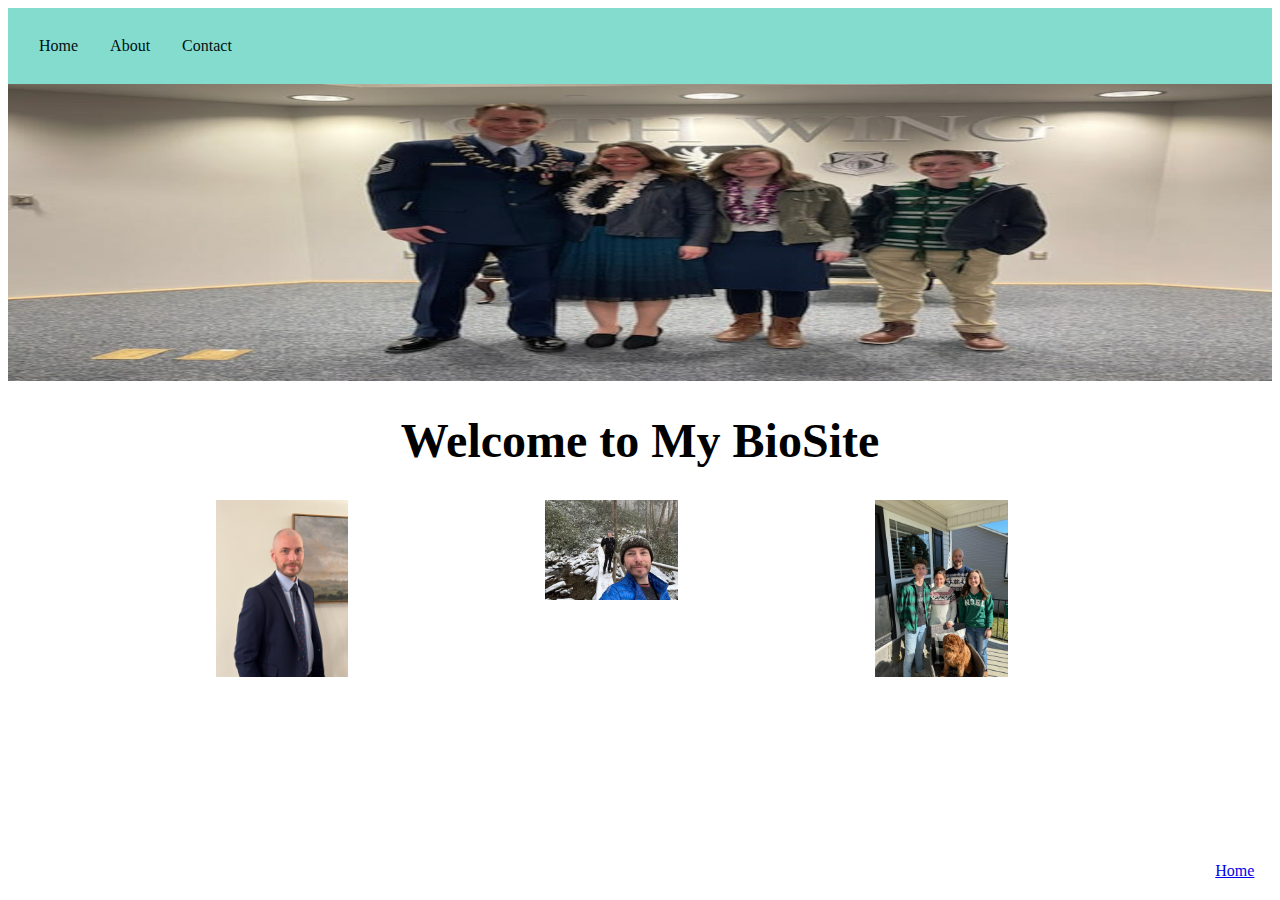
<file: landingPage.html>
<!DOCTYPE html>
<html lang="en">

<head>
  <title>Biosite Home</title>
  <link rel="stylesheet" href="bioSite.css">
</head>

<body>
  <div id="navbar">
    <a href='https://skitch518.github.io/bioSite/landingPage'>Home</a>
    <a href='https://skitch518.github.io/bioSite/About'>About</a>
    <a href='https://skitch518.github.io/bioSite/landingPage'>Contact</a>
  </div>

  <div class="heroImage">
    <img src="images/retirementResize.jpg" alt="Retirement Image">
  </div>

   <h1>Welcome to My BioSite</h1>
  <div class="image-gallery">
    <div class="left_div">
      <figure>
        <img src="images/profile.jpg" alt="Profile Picture">
        <figcaption>About</figcaption>
      </figure>
    </div>

    <div class="center_div">
      <figure>
        <img src="images/hikingSmall.jpg" alt="Hiking">
        <figcaption>Hobbies</figcaption>
      </figure>
    </div>

    <div class="right_div">
      <figure>
        <img src="images/family.jpg" alt="Family">
        <figcaption>Images</figcaption>
      </figure>
    </div>
  </div>

  <footer>
    <a href="https://skitch518.github.io/bioSite/landingPage">Home</a>
  </footer>

</body>
</html>
</file>
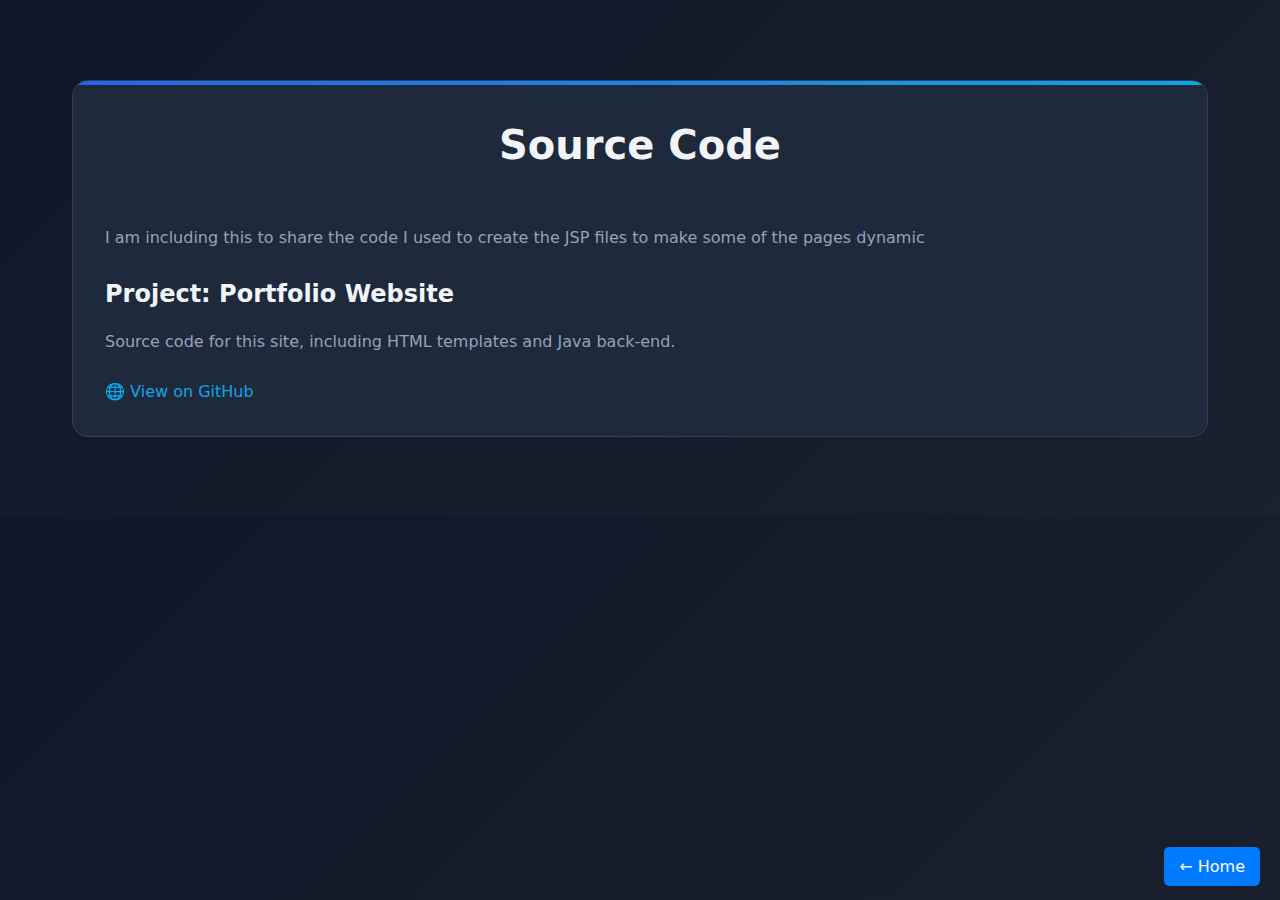
<file: sourceCode.html>
<!DOCTYPE html>
<html lang="en">
<head>
    <meta charset="UTF-8">
    <meta name="viewport" content="width=device-width, initial-scale=1.0">
    <title>JSP Source Code</title>
    <link rel="stylesheet" href="styles.css">
</head>
<body>
  <section id="source-code" class="section">
      <div class="container">
         <div class="project-card">
          <h2>Source Code</h2>
          <p>
              I am including this to share the code I used to create the JSP files to make some of the pages dynamic
          </p>         

              
                  <h3>Project: Portfolio Website</h3>
                  <p>Source code for this site, including HTML templates and Java back-end.</p>
                  <a href="https://github.com/skitch518/bioSite" class="project-link">🌐 View on GitHub</a>
              </div>
          </div>
      </div>
  </section>
 <div class="nav-buttons">
            <a href="index.html" class="nav-button prev">← Home</a>
  </div>
</body>
</html>
</file>
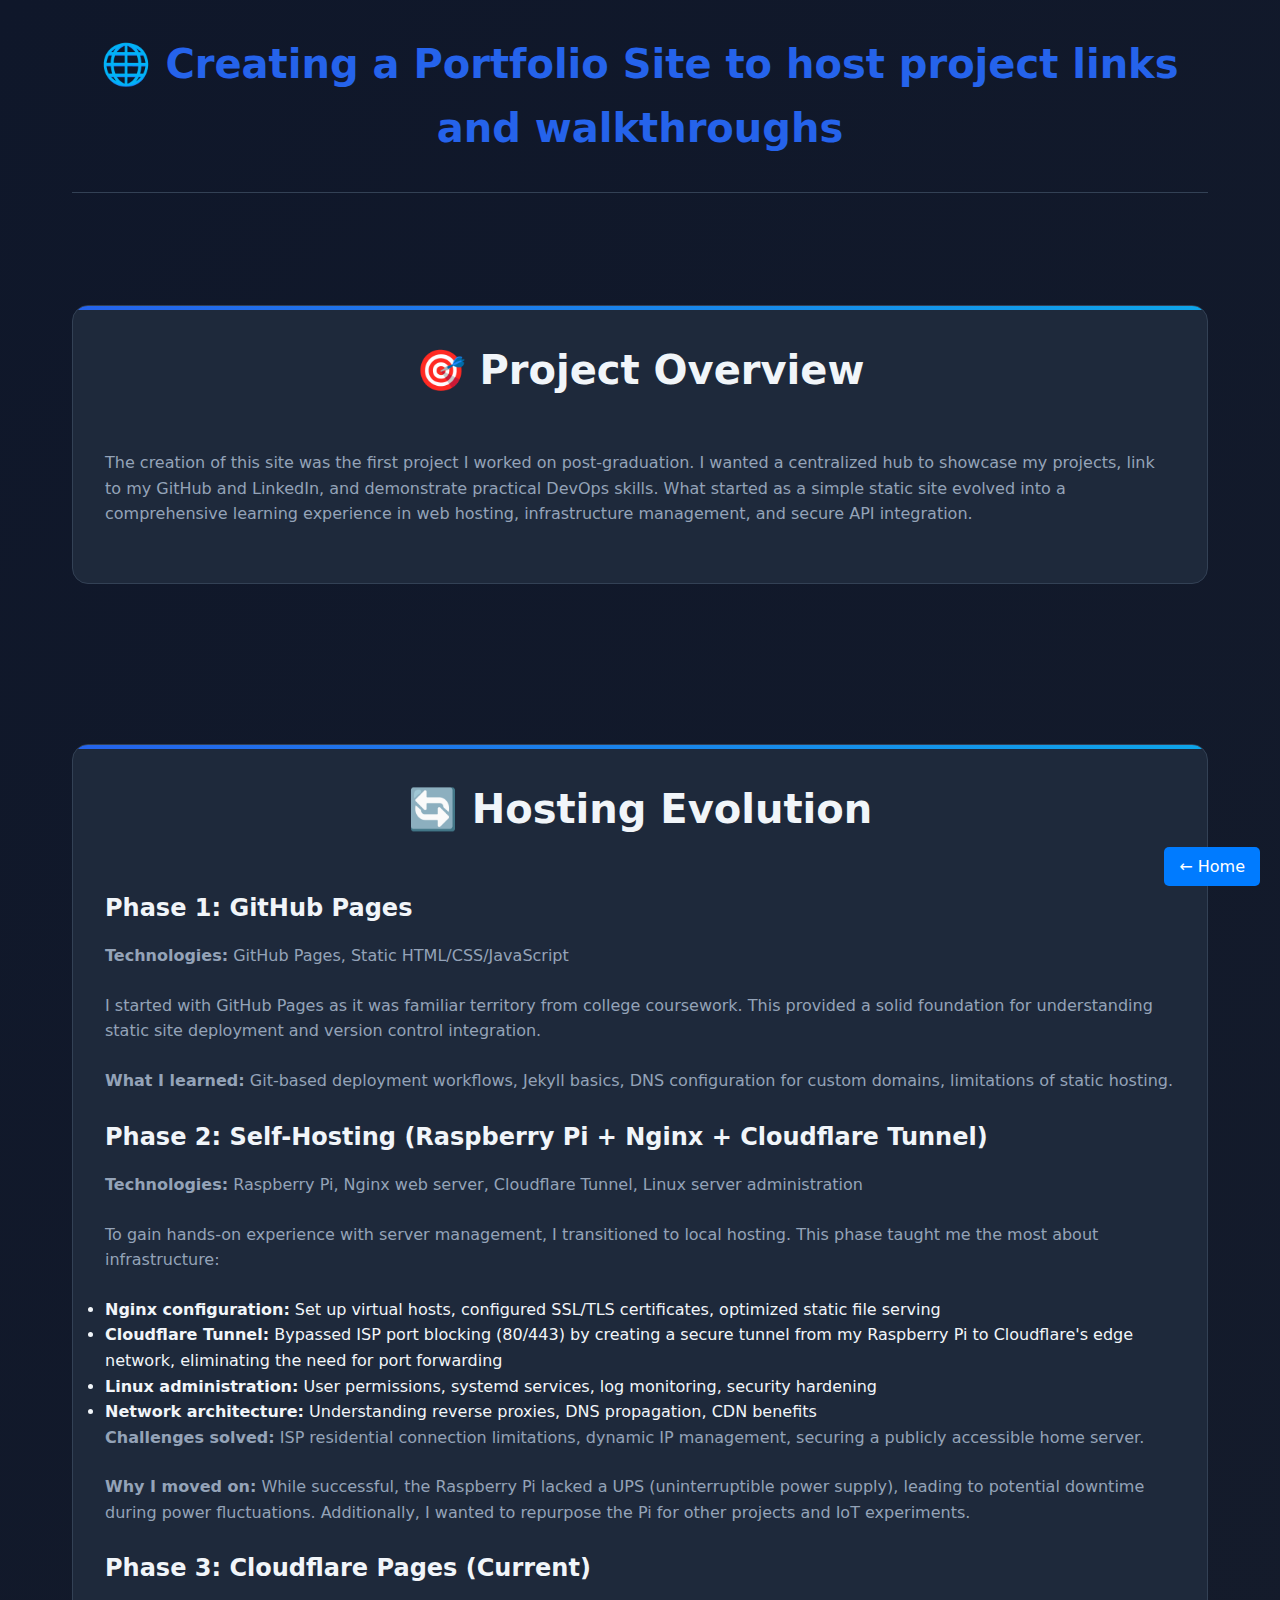
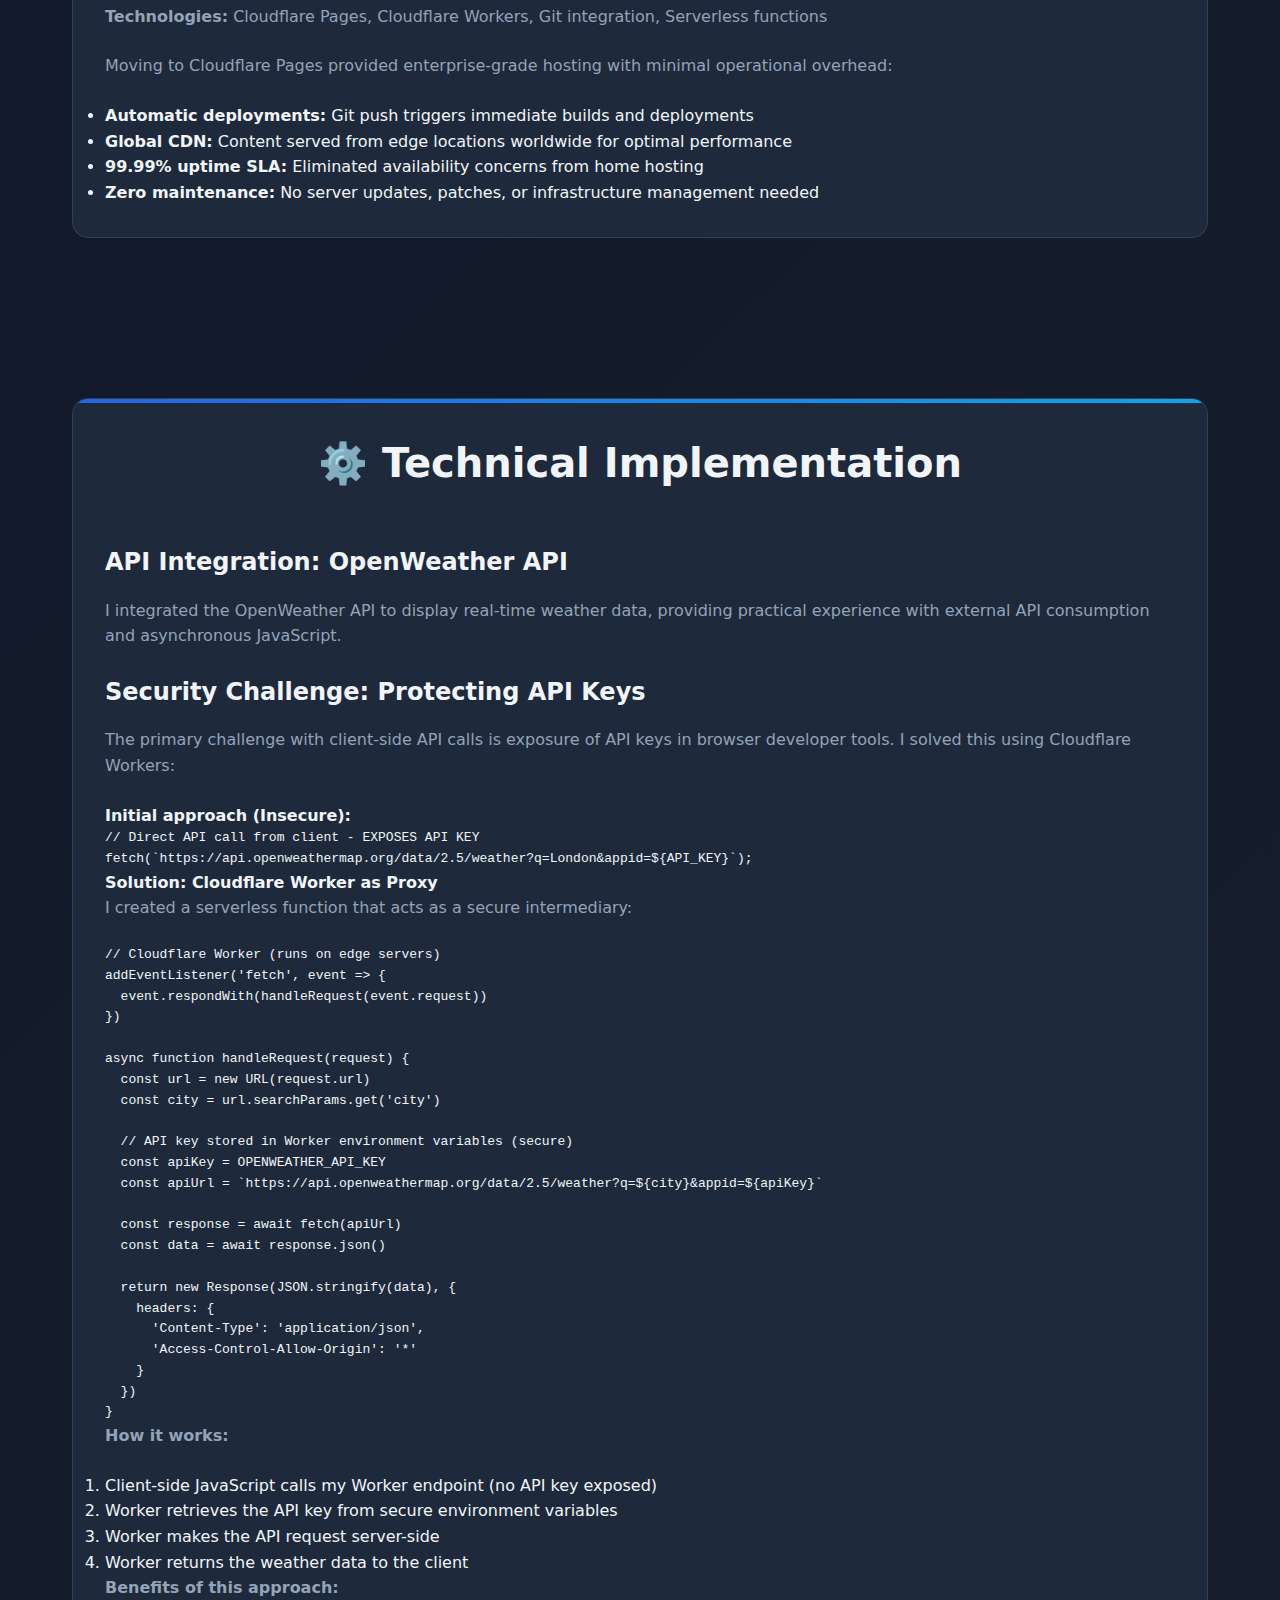
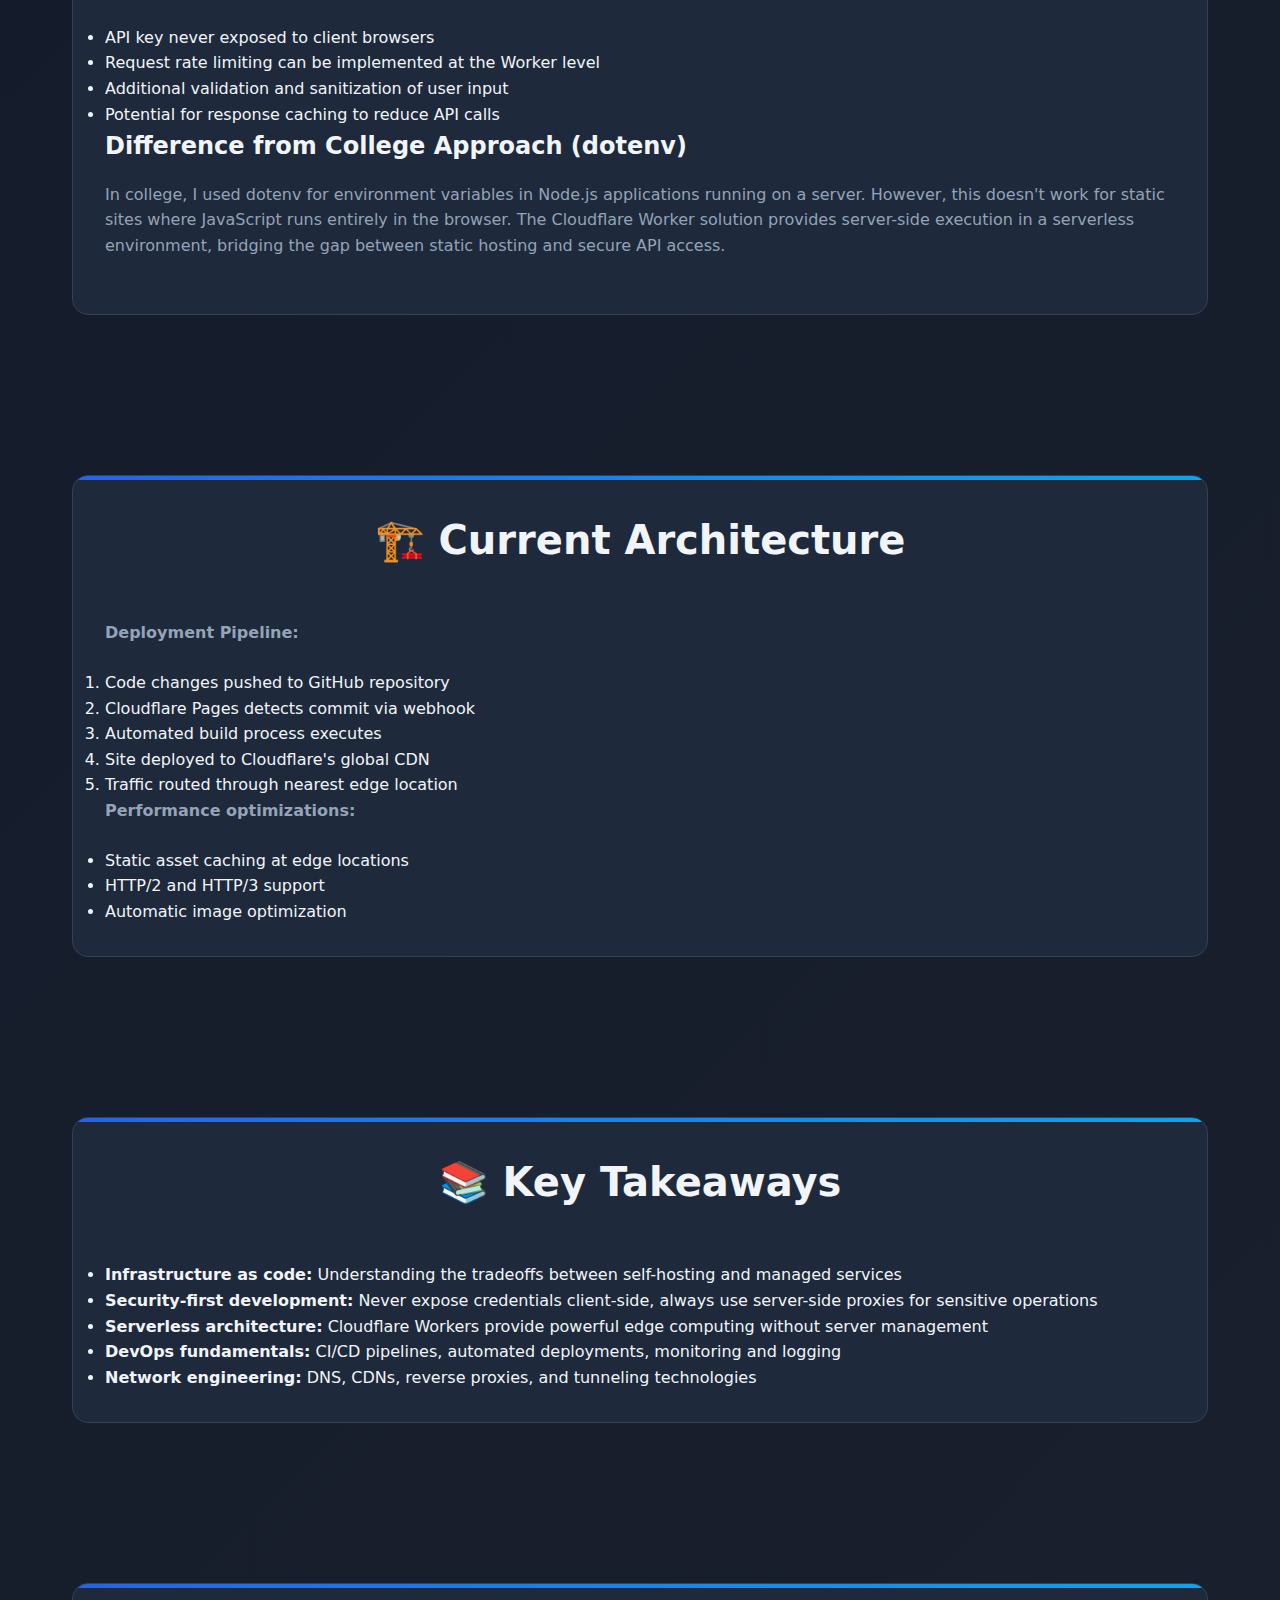
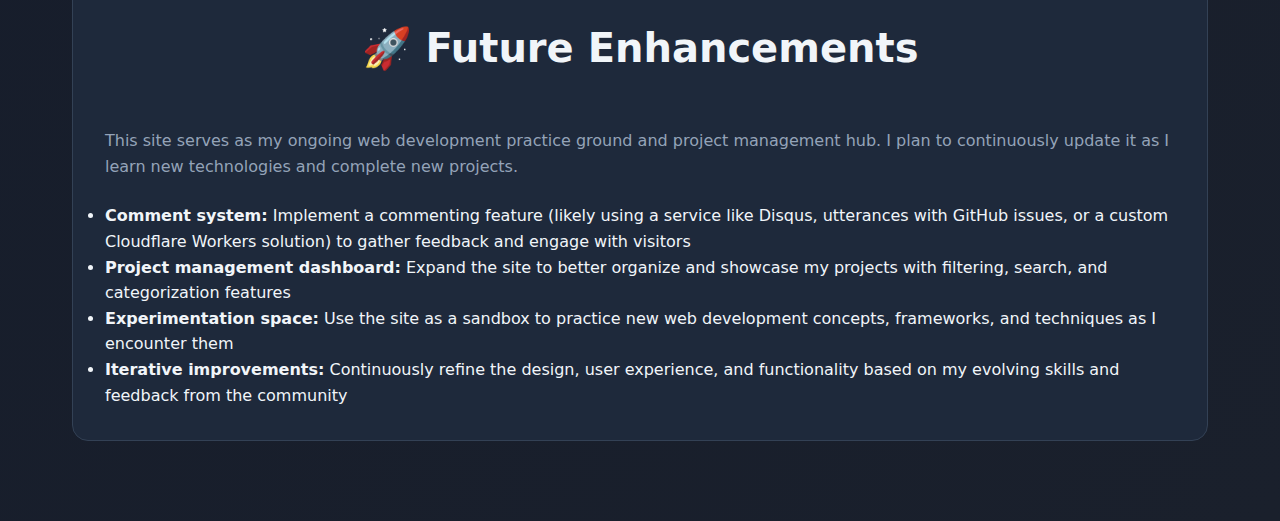
<file: webGuide.html>
<!DOCTYPE html>
<html lang="en">
<head>
    <meta charset="UTF-8">
    <meta name="viewport" content="width=device-width, initial-scale=1.0">
    <title>🌐 Creating my Portfolio Site</title>
    <link rel="stylesheet" href="styles.css">
</head>
<body>
    <div class="container">
        <div class="guide-header">
            <h1>🌐 Creating a Portfolio Site to host project links and walkthroughs</h1>
        </div>
        
        <section id="overview" class="section">
            <div class="project-card">
                <h2>🎯 Project Overview</h2>
                <p>The creation of this site was the first project I worked on post-graduation. I wanted a centralized hub to showcase my projects, link to my GitHub and LinkedIn, and demonstrate practical DevOps skills. What started as a simple static site evolved into a comprehensive learning experience in web hosting, infrastructure management, and secure API integration.</p>
            </div>
        </section>

        <section id="evolution" class="section">
            <div class="project-card">
                <h2>🔄 Hosting Evolution</h2>
                
                <h3>Phase 1: GitHub Pages</h3>
                <p><strong>Technologies:</strong> GitHub Pages, Static HTML/CSS/JavaScript</p>
                <p>I started with GitHub Pages as it was familiar territory from college coursework. This provided a solid foundation for understanding static site deployment and version control integration.</p>
                <p><strong>What I learned:</strong> Git-based deployment workflows, Jekyll basics, DNS configuration for custom domains, limitations of static hosting.</p>
                
                <h3>Phase 2: Self-Hosting (Raspberry Pi + Nginx + Cloudflare Tunnel)</h3>
                <p><strong>Technologies:</strong> Raspberry Pi, Nginx web server, Cloudflare Tunnel, Linux server administration</p>
                <p>To gain hands-on experience with server management, I transitioned to local hosting. This phase taught me the most about infrastructure:</p>
                <ul>
                    <li><strong>Nginx configuration:</strong> Set up virtual hosts, configured SSL/TLS certificates, optimized static file serving</li>
                    <li><strong>Cloudflare Tunnel:</strong> Bypassed ISP port blocking (80/443) by creating a secure tunnel from my Raspberry Pi to Cloudflare's edge network, eliminating the need for port forwarding</li>
                    <li><strong>Linux administration:</strong> User permissions, systemd services, log monitoring, security hardening</li>
                    <li><strong>Network architecture:</strong> Understanding reverse proxies, DNS propagation, CDN benefits</li>
                </ul>
                <p><strong>Challenges solved:</strong> ISP residential connection limitations, dynamic IP management, securing a publicly accessible home server.</p>
                <p><strong>Why I moved on:</strong> While successful, the Raspberry Pi lacked a UPS (uninterruptible power supply), leading to potential downtime during power fluctuations. Additionally, I wanted to repurpose the Pi for other projects and IoT experiments.</p>
                
                <h3>Phase 3: Cloudflare Pages (Current)</h3>
                <p><strong>Technologies:</strong> Cloudflare Pages, Cloudflare Workers, Git integration, Serverless functions</p>
                <p>Moving to Cloudflare Pages provided enterprise-grade hosting with minimal operational overhead:</p>
                <ul>
                    <li><strong>Automatic deployments:</strong> Git push triggers immediate builds and deployments</li>
                    <li><strong>Global CDN:</strong> Content served from edge locations worldwide for optimal performance</li>
                    <li><strong>99.99% uptime SLA:</strong> Eliminated availability concerns from home hosting</li>
                    <li><strong>Zero maintenance:</strong> No server updates, patches, or infrastructure management needed</li>
                </ul>
            </div>
        </section>

        <section id="technical" class="section">
            <div class="project-card">
                <h2>⚙️ Technical Implementation</h2>
                
                <h3>API Integration: OpenWeather API</h3>
                <p>I integrated the OpenWeather API to display real-time weather data, providing practical experience with external API consumption and asynchronous JavaScript.</p>
                
                <h3>Security Challenge: Protecting API Keys</h3>
                <p>The primary challenge with client-side API calls is exposure of API keys in browser developer tools. I solved this using Cloudflare Workers:</p>
                
                <h4>Initial approach (Insecure):</h4>
                <pre><code>// Direct API call from client - EXPOSES API KEY
fetch(`https://api.openweathermap.org/data/2.5/weather?q=London&appid=${API_KEY}`);</code></pre>
                
                <h4>Solution: Cloudflare Worker as Proxy</h4>
                <p>I created a serverless function that acts as a secure intermediary:</p>
                <pre><code>// Cloudflare Worker (runs on edge servers)
addEventListener('fetch', event => {
  event.respondWith(handleRequest(event.request))
})

async function handleRequest(request) {
  const url = new URL(request.url)
  const city = url.searchParams.get('city')
  
  // API key stored in Worker environment variables (secure)
  const apiKey = OPENWEATHER_API_KEY
  const apiUrl = `https://api.openweathermap.org/data/2.5/weather?q=${city}&appid=${apiKey}`
  
  const response = await fetch(apiUrl)
  const data = await response.json()
  
  return new Response(JSON.stringify(data), {
    headers: { 
      'Content-Type': 'application/json',
      'Access-Control-Allow-Origin': '*' 
    }
  })
}</code></pre>

                <p><strong>How it works:</strong></p>
                <ol>
                    <li>Client-side JavaScript calls my Worker endpoint (no API key exposed)</li>
                    <li>Worker retrieves the API key from secure environment variables</li>
                    <li>Worker makes the API request server-side</li>
                    <li>Worker returns the weather data to the client</li>
                </ol>
                
                <p><strong>Benefits of this approach:</strong></p>
                <ul>
                    <li>API key never exposed to client browsers</li>
                    <li>Request rate limiting can be implemented at the Worker level</li>
                    <li>Additional validation and sanitization of user input</li>
                    <li>Potential for response caching to reduce API calls</li>
                </ul>
                
                <h3>Difference from College Approach (dotenv)</h3>
                <p>In college, I used dotenv for environment variables in Node.js applications running on a server. However, this doesn't work for static sites where JavaScript runs entirely in the browser. The Cloudflare Worker solution provides server-side execution in a serverless environment, bridging the gap between static hosting and secure API access.</p>
            </div>
        </section>

        <section id="architecture" class="section">
            <div class="project-card">
                <h2>🏗️ Current Architecture</h2>
                <p><strong>Deployment Pipeline:</strong></p>
                <ol>
                    <li>Code changes pushed to GitHub repository</li>
                    <li>Cloudflare Pages detects commit via webhook</li>
                    <li>Automated build process executes</li>
                    <li>Site deployed to Cloudflare's global CDN</li>
                    <li>Traffic routed through nearest edge location</li>
                </ol>
                
                <p><strong>Performance optimizations:</strong></p>
                <ul>
                    <li>Static asset caching at edge locations</li>
                    <li>HTTP/2 and HTTP/3 support</li>
                    <li>Automatic image optimization</li>
                </ul>
            </div>
        </section>

        <section id="lessons" class="section">
            <div class="project-card">
                <h2>📚 Key Takeaways</h2>
                <ul>
                    <li><strong>Infrastructure as code:</strong> Understanding the tradeoffs between self-hosting and managed services</li>
                    <li><strong>Security-first development:</strong> Never expose credentials client-side, always use server-side proxies for sensitive operations</li>
                    <li><strong>Serverless architecture:</strong> Cloudflare Workers provide powerful edge computing without server management</li>
                    <li><strong>DevOps fundamentals:</strong> CI/CD pipelines, automated deployments, monitoring and logging</li>
                    <li><strong>Network engineering:</strong> DNS, CDNs, reverse proxies, and tunneling technologies</li>
                </ul>
            </div>
        </section>

        <section id="future" class="section">
            <div class="project-card">
                <h2>🚀 Future Enhancements</h2>
                <p>This site serves as my ongoing web development practice ground and project management hub. I plan to continuously update it as I learn new technologies and complete new projects.</p>
                <ul>
                    <li><strong>Comment system:</strong> Implement a commenting feature (likely using a service like Disqus, utterances with GitHub issues, or a custom Cloudflare Workers solution) to gather feedback and engage with visitors</li>
                    <li><strong>Project management dashboard:</strong> Expand the site to better organize and showcase my projects with filtering, search, and categorization features</li>
                    <li><strong>Experimentation space:</strong> Use the site as a sandbox to practice new web development concepts, frameworks, and techniques as I encounter them</li>
                    <li><strong>Iterative improvements:</strong> Continuously refine the design, user experience, and functionality based on my evolving skills and feedback from the community</li>
                </ul>
            </div>
        </section>
      
        <div class="nav-buttons">
            <a href="index.html" class="nav-button prev">← Home</a>
        </div>
    </div>
</body>
</html>
</file>
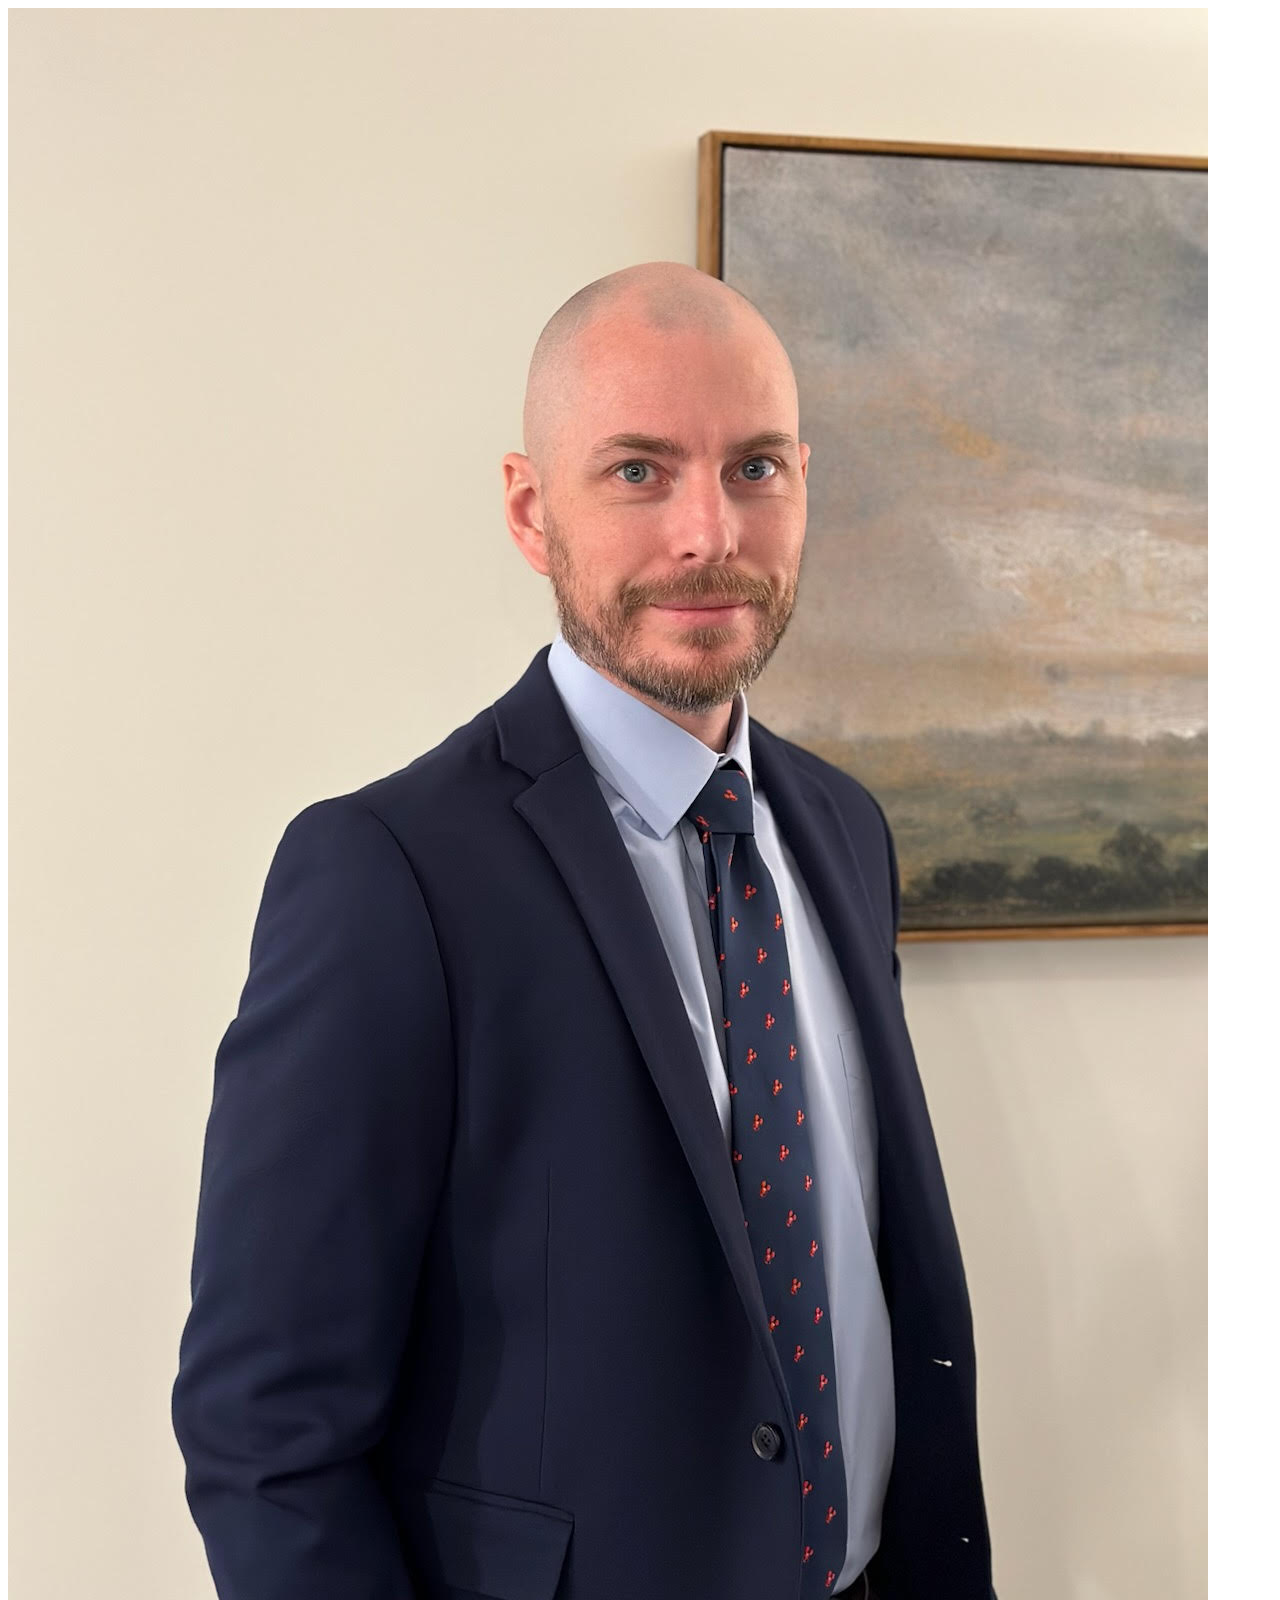
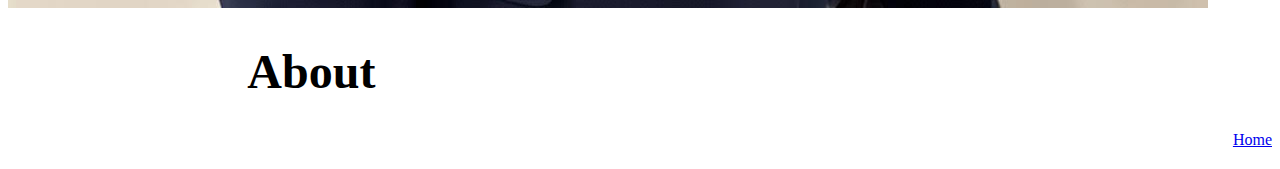
<file: bioSite/About.html>
<!DOCTYPE html>
<html lang="en">

<head>
  <title>About</title>
  <link rel="stylesheet" href="bioSite.css">
</head>

<body>
<div class="profile">  
 <img src= "images/profile.jpg" alt= "Profile Picture" >
</div>

<div class="bio">
 <h1>About</h1>
</div>
<footer>
<a href="https://skitch518.github.io/csd-340/">Home</a>
</footer>

</body>
</html>
</file>
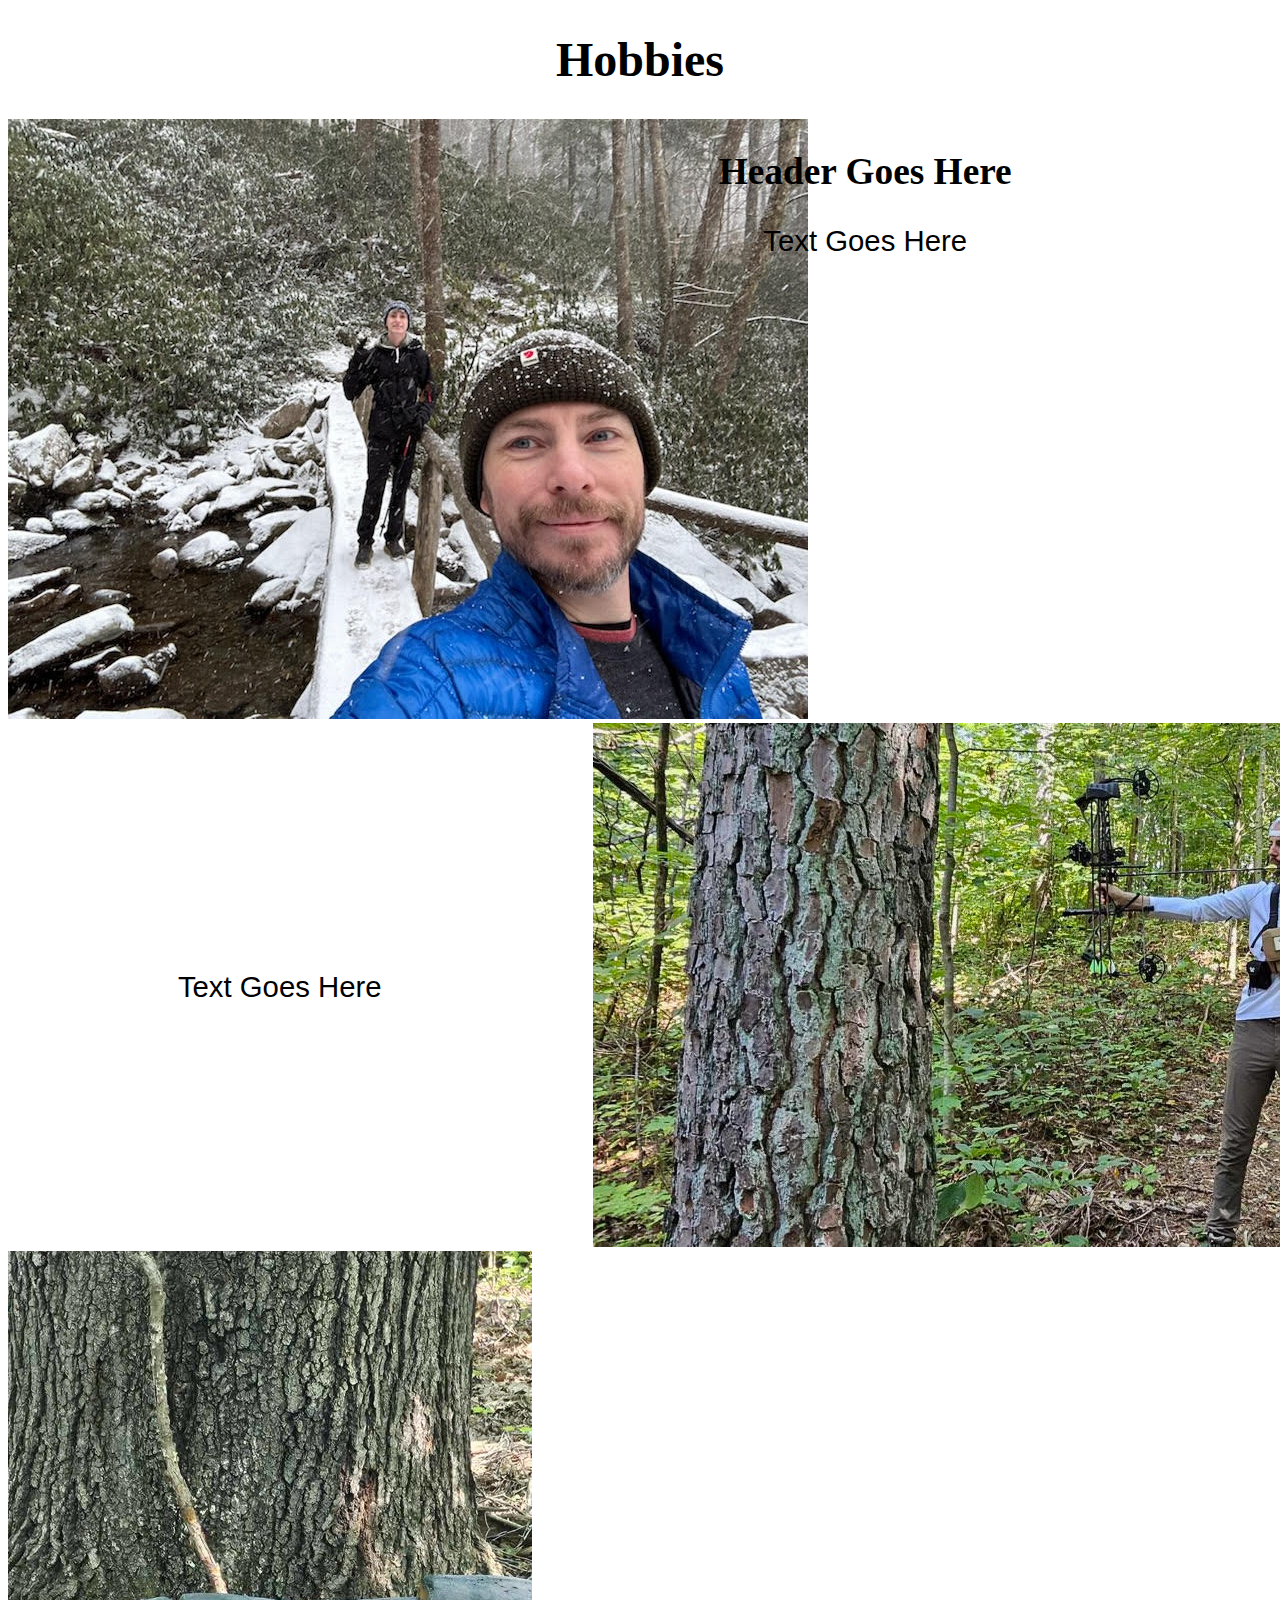
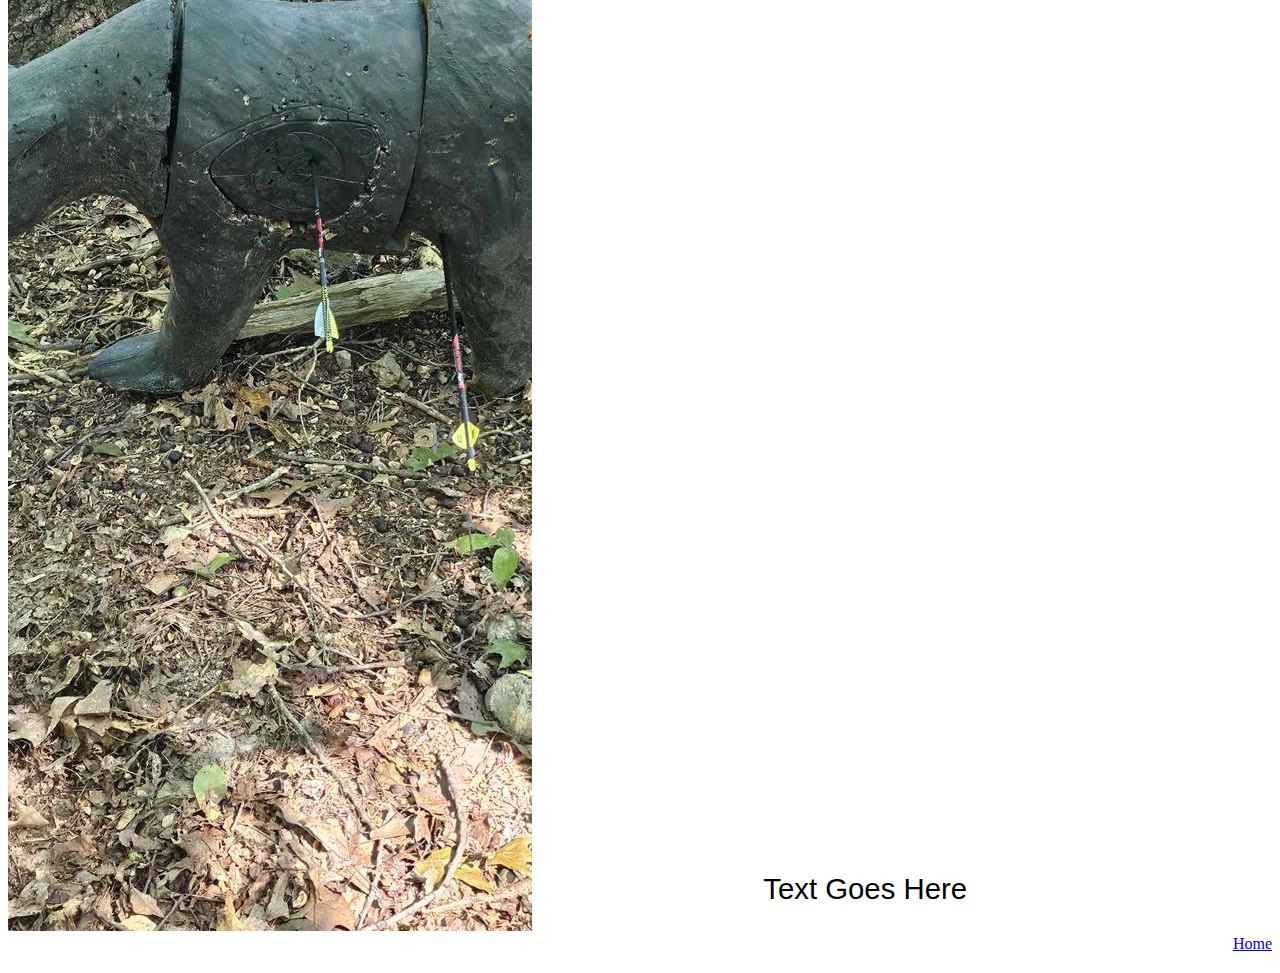
<file: bioSite/Hobbies.html>
<!DOCTYPE html>
<html lang="en">

<head>
  <title>Hobbies</title>
  <link rel="stylesheet" href="bioSite.css">
</head>

<body>
  <h1>Hobbies</h1>
  <div id= "topLeft">
   <img src="images/hiking.jpg" alt="Hiking">
  </div>

  <div id= "topRight">
  <h2>Header Goes Here</h2>
  <p> Text Goes Here </p>
  </div>

  <div id= "midLeft">
  
  <p> Text Goes Here </p>
 
  </div>

  <div id = "midRight">

  <img src= "images/archery2.jpg" alt="Archery">

  </div>

  <div id = "bottomLeft">

   <img src= "images/archery.jpg"  alt="Target">


  </div>

  <div id = "bottomRight">

   <p> Text Goes Here </p>

  </div>
<footer>
<a href="https://skitch518.github.io/csd-340/">Home</a>
</footer>

</body>
</html>
</file>
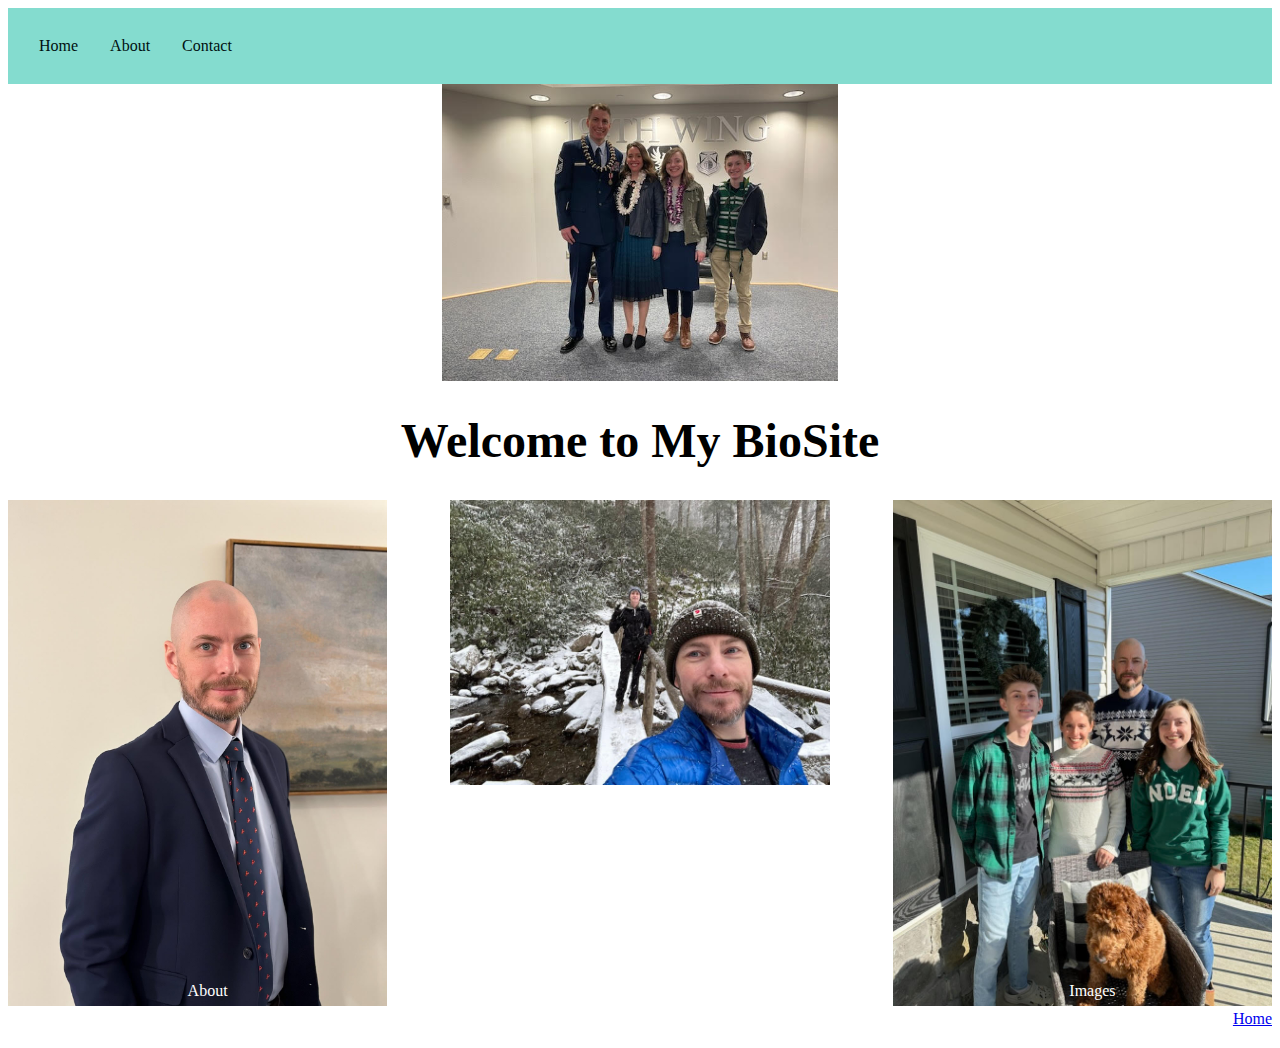
<file: bioSite/landingPage.html>
<!DOCTYPE html>
<html lang="en">

<head>
  <title>Biosite Home</title>
  <link rel="stylesheet" href="bioSite.css">
</head>

<body>
  <div id="navbar">
    <a href="#">Home</a>
    <a href="#">About</a>
    <a href="#">Contact</a>
  </div>

  <div class="heroImage">
    <img src="images/retirement.jpg" alt="Retirement Image">
  </div>

  <h1>Welcome to My BioSite</h1>

  <div class="image-gallery">
    <div class="left_div">
      <figure>
        <img src="images/profile.jpg" alt="Profile Picture">
        <figcaption>About</figcaption>
      </figure>
    </div>

    <div class="center_div">
      <figure>
        <img src="images/hiking.jpg" alt="Hiking">
        <figcaption>Hobbies</figcaption>
      </figure>
    </div>

    <div class="right_div">
      <figure>
        <img src="images/family.jpg" alt="Family">
        <figcaption>Images</figcaption>
      </figure>
    </div>
  </div>

  <footer>
    <a href="https://skitch518.github.io/csd-340/">Home</a>
  </footer>

</body>
</html>
</file>
<file: styles.css>
* {
    margin: 0;
    padding: 0;
    box-sizing: border-box;
}

:root {
    --primary: #2563eb;
    --primary-dark: #1d4ed8;
    --secondary: #64748b;
    --accent: #0ea5e9;
    --bg-dark: #0f172a;
    --bg-card: #1e293b;
    --text-light: #f1f5f9;
    --text-muted: #94a3b8;
    --border: #334155;
    --success: #10b981;
}

body {
    font-family: 'Segoe UI', system-ui, -apple-system, sans-serif;
    background: linear-gradient(135deg, var(--bg-dark) 0%, #1a202c 100%);
    color: var(--text-light);
    line-height: 1.6;
    overflow-x: hidden;
}

.container {
    max-width: 1200px;
    margin: 0 auto;
    padding: 0 2rem;
}

/* Navigation */
nav {
    position: fixed;
    top: 0;
    width: 100%;
    background: rgba(15, 23, 42, 0.9);
    backdrop-filter: blur(10px);
    border-bottom: 1px solid var(--border);
    z-index: 1000;
    transition: all 0.3s ease;
}

nav .container {
    display: flex;
    justify-content: space-between;
    align-items: center;
    padding: 1rem 2rem;
}

.logo {
    font-size: 1.5rem;
    font-weight: bold;
    color: var(--primary);
}

.nav-links {
    display: flex;
    list-style: none;
    gap: 2rem;
}

.nav-links a {
    color: white;
    text-decoration: none;
    transition: color 0.3s ease;
    position: relative;
}

.nav-links a:hover {
    color: var(--accent);
}

.nav-links a::after {
    content: '';
    position: absolute;
    bottom: -5px;
    left: 0;
    width: 0;
    height: 2px;
    background: var(--accent);
    transition: width 0.3s ease;
}

.nav-links a:hover::after {
    width: 100%;
}

/* Hero Section */
.hero {
    min-height: 100vh;
    display: flex;
    align-items: center;
    position: relative;
    overflow: hidden;
}

.hero::before {
    content: '';
    position: absolute;
    top: 0;
    left: 0;
    right: 0;
    bottom: 0;
    background: url('data:image/svg+xml,<svg xmlns="http://www.w3.org/2000/svg" viewBox="0 0 100 100"><defs><pattern id="grid" width="10" height="10" patternUnits="userSpaceOnUse"><path d="M 10 0 L 0 0 0 10" fill="none" stroke="%23334155" stroke-width="0.5" opacity="0.3"/></pattern></defs><rect width="100" height="100" fill="url(%23grid)"/></svg>');
    opacity: 0.3;
}

.hero-content {
    position: relative;
    z-index: 1;
    display: grid;
    grid-template-columns: 1fr auto;
    gap: 4rem;
    align-items: center;
}

.hero-text {
    max-width: 600px;
}

.hero-image {
    display: flex;
    justify-content: center;
    align-items: center;
}

.profile-photo {
    position: relative;
    width: 400px;
    height: 400px;
}

.profile-photo img {
    width: 100%;
    height: 100%;
    border-radius: 50%;
    object-fit: cover;
    transition: all 0.3s ease;
}

.profile-photo:hover img {
    transform: scale(1.05);
}

@keyframes rotate {
    from { transform: rotate(0deg); }
    to { transform: rotate(360deg); }
}

.hero h1 {
    font-size: clamp(2.5rem, 5vw, 4rem);
    font-weight: 700;
    margin-bottom: 1rem;
    background: linear-gradient(135deg, var(--primary), var(--accent));
    -webkit-background-clip: text;
    -webkit-text-fill-color: transparent;
    background-clip: text;
}

.hero .subtitle {
    font-size: 1.5rem;
    color: var(--text-muted);
    margin-bottom: 2rem;
}

.hero .description {
    font-size: 1.1rem;
    max-width: 600px;
    margin-bottom: 2rem;
    color: var(--text-muted);
}

.cta-buttons {
    display: flex;
    gap: 1rem;
    flex-wrap: wrap;
}

.btn {
    padding: 1rem 2rem;
    border: none;
    border-radius: 0.5rem;
    font-weight: 600;
    text-decoration: none;
    transition: all 0.3s ease;
    cursor: pointer;
    display: inline-flex;
    align-items: center;
    gap: 0.5rem;
}

.btn-primary {
    background: linear-gradient(135deg, var(--primary), var(--primary-dark));
    color: white;
    box-shadow: 0 4px 15px rgba(37, 99, 235, 0.3);
}

.btn-primary:hover {
    transform: translateY(-2px);
    box-shadow: 0 8px 25px rgba(37, 99, 235, 0.4);
}

.btn-secondary {
    background: transparent;
    color: var(--text-light);
    border: 2px solid var(--border);
}

.btn-secondary:hover {
    border-color: var(--accent);
    color: var(--accent);
}

/* Status Indicator */
.status-indicator {
    position: fixed;
    top: 100px;
    right: 20px;
    background: var(--bg-card);
    border: 1px solid var(--border);
    border-radius: 0.75rem;
    padding: 1rem;
    min-width: 200px;
    z-index: 999;
}

.status-item {
    display: flex;
    align-items: center;
    gap: 0.5rem;
    margin-bottom: 0.5rem;
}

.status-item:last-child {
    margin-bottom: 0;
}

.status-dot {
    width: 8px;
    height: 8px;
    border-radius: 50%;
    background: var(--success);
    animation: pulse 2s infinite;
}

@keyframes pulse {
    0%, 100% { opacity: 1; }
    50% { opacity: 0.6; }
}

/* Projects Section */
.section {
    padding: 5rem 0;
}

.section h2 {
    font-size: 2.5rem;
    text-align: center;
    margin-bottom: 3rem;
    color: var(--text-light);
}

.projects-grid {
    display: grid;
    grid-template-columns: repeat(auto-fit, minmax(350px, 1fr));
    gap: 2rem;
}

.project-card {
    background: var(--bg-card);
    border: 1px solid var(--border);
    border-radius: 1rem;
    padding: 2rem;
    transition: all 0.3s ease;
    position: relative;
    overflow: hidden;
}

.project-card::before {
    content: '';
    position: absolute;
    top: 0;
    left: 0;
    right: 0;
    height: 4px;
    background: linear-gradient(90deg, var(--primary), var(--accent));
}

.project-card:hover {
    transform: translateY(-5px);
    box-shadow: 0 20px 40px rgba(0, 0, 0, 0.3);
    border-color: var(--accent);
}

.project-icon {
    width: 60px;
    height: 60px;
    background: linear-gradient(135deg, var(--primary), var(--accent));
    border-radius: 1rem;
    display: flex;
    align-items: center;
    justify-content: center;
    font-size: 1.5rem;
    margin-bottom: 1.5rem;
}

.project-card h3 {
    font-size: 1.5rem;
    margin-bottom: 1rem;
    color: var(--text-light);
}

.project-card p {
    color: var(--text-muted);
    margin-bottom: 1.5rem;
}

.tech-stack {
    display: flex;
    flex-wrap: wrap;
    gap: 0.5rem;
    margin-bottom: 1.5rem;
}

.tech-tag {
    background: rgba(37, 99, 235, 0.1);
    color: var(--accent);
    padding: 0.25rem 0.75rem;
    border-radius: 1rem;
    font-size: 0.875rem;
    border: 1px solid rgba(37, 99, 235, 0.2);
}

.project-links {
    display: flex;
    gap: 1rem;
}

.project-link {
    color: var(--accent);
    text-decoration: none;
    font-weight: 500;
    transition: color 0.3s ease;
}

.project-link:hover {
    color: var(--primary);
}

/* Skills Section */
.skills-grid {
    display: grid;
    grid-template-columns: repeat(auto-fit, minmax(250px, 1fr));
    gap: 2rem;
}

.skill-category {
    background: var(--bg-card);
    border: 1px solid var(--border);
    border-radius: 1rem;
    padding: 2rem;
    text-align: center;
}

.skill-category h3 {
    margin-bottom: 1rem;
    color: var(--text-light);
}

.skill-list {
    display: flex;
    flex-wrap: wrap;
    gap: 0.5rem;
    justify-content: center;
}

/* Contact Section */
.contact {
    background: var(--bg-card);
    border-radius: 1rem;
    padding: 3rem;
    text-align: center;
    border: 1px solid var(--border);
}

.contact h2 {
    margin-bottom: 1rem;
}

.contact p {
    color: var(--text-muted);
    margin-bottom: 2rem;
}

.contact-links {
    display: flex;
    justify-content: center;
    gap: 2rem;
    flex-wrap: wrap;
}

.contact-link {
    display: flex;
    align-items: center;
    gap: 0.5rem;
    color: var(--text-light);
    text-decoration: none;
    transition: color 0.3s ease;
}

.contact-link:hover {
    color: var(--accent);
}

/* Responsive Design */
@media (max-width: 768px) {
    .nav-links {
        display: none;
    }

    .hero-content {
        grid-template-columns: 1fr;
        gap: 2rem;
        text-align: center;
    }

    .hero-image {
        order: -1;
    }

    .profile-photo {
        width: 200px;
        height: 200px;
    }

    .status-indicator {
        position: relative;
        top: auto;
        right: auto;
        margin: 2rem 0;
    }

    .projects-grid {
        grid-template-columns: 1fr;
    }

    .cta-buttons {
        flex-direction: column;
    }

    .contact-links {
        flex-direction: column;
        gap: 1rem;
    }
}

/* Animations */
.fade-in {
    animation: fadeIn 1s ease-out;
}

@keyframes fadeIn {
    from {
        opacity: 0;
        transform: translateY(30px);
    }
    to {
        opacity: 1;
        transform: translateY(0);
    }
}
#achievements img {
    max-width: 200px;
    height: auto;
}
.guide-header {
    padding: 2rem 0;
    border-bottom: 1px solid var(--border);
    margin-bottom: 2rem;
}
.guide-header h1 {
    font-size: 2.5rem;
    color: var(--primary);
}
.guide-header .subtitle {
    font-size: 1.25rem;
    color: var(--text-muted);
}
.guide-header .difficulty-level {
    font-size: 1rem;
    background-color: var(--bg-card);
    padding: 0.5rem 1rem;
    display: inline-block;
    border-radius: 0.5rem;
    color: var(--accent);
    border: 1px solid var(--accent);
    margin-top: 1rem;
}
.guide-header {
    padding: 2rem 0;
    border-bottom: 1px solid var(--border);
    margin-bottom: 2rem;
    text-align: center; /* Centers text inside */
}
.photo-gallery {
      display: grid;
      grid-template-columns: repeat(auto-fit, minmax(250px, 1fr));
      gap: 1.5rem;
      margin-top: 2rem;
    }

    .photo-item {
      background: #1e293b;
      padding: 1rem;
      border-radius: 0.5rem;
      text-align: center;
      box-shadow: 0 4px 6px rgba(0, 0, 0, 0.1);
    }

    .photo-item img {
      width: 100%;
      height: auto;
      border-radius: 0.25rem;
      margin-bottom: 0.5rem;
    }

    .photo-item p {
      font-size: 0.875rem;
      color: var(--text-light);
    }
.nav-buttons {
    position: fixed;
    bottom: 20px;   /* distance from the bottom */
    right: 20px;    /* distance from the right */
    z-index: 1000;  /* ensures it stays above other elements if needed */
}

.nav-button {
    background-color: #007bff; /* Example styling */
    color: white;
    padding: 10px 15px;
    text-decoration: none;
    border-radius: 5px;
}

.nav-button:hover {
    background-color: #0056b3;
}
.status-indicator {
    background: rgba(255, 255, 255, 0.05);
    border-radius: 8px;
    padding: 1rem;
    max-width: 300px;
    margin: 2rem auto;
    text-align: center;
    color: var(--text-light);
}

.weather-title {
    font-weight: 600;
    margin-bottom: 0.5rem;
    font-size: 1rem;
}

.weather-display {
    font-size: 0.875rem;
}
</file>
<file: bioSite.css>
h1, h2, p {
  text-align: center; 
  font-style: 'Bierstadt';
}

h1 {
  font-size: 36pt;
}

h2 {
  font-size: 28pt;
}

p {
  font-family: 'Bierstadt Display', sans-serif;
  font-size: 22pt;
}

/* Navbar Styling */
#navbar {
  overflow: hidden;
  border: 15px solid #84DCCF;
  background-color: #84DCCF;
}

#navbar a {
  float: left;
  display: block;
  color: #001011;
  background-color: #84DCCF;
  text-align: center;
  padding: 14px 16px;
  text-decoration: none;
}

#navbar a:hover {
  background-color: #757780;
  color: #F49D6E;
}

/* Layout Styling */
#topLeft, #topRight, #midLeft, #midRight, #bottomLeft, #bottomRight {
  display: inline-block;
  width: 43%;              
  margin-right: 3%;
}

.profile, .bio {
  display: inline-block;
  margin-right: 3%;
  vertical-align: top;
  width: 48%;
}

#topLeft, #topRight {
  vertical-align: top;
}

#midLeft, #midRight {
  vertical-align: middle;
}

#bottomLeft, #bottomRight {
  vertical-align: bottom;
}

/* Footer Styling */
footer {
  width: 98%;
  position: absolute;
  bottom: 0;
  left: 0;
  clear: both;
  margin-bottom: 20px;
  text-align: right;
  margin-right: 20px;
}

.image-gallery {
  display: flex;
  justify-content: center;
  gap: 140px;
  width: 100%;
}

.left_div, .center_div, .right_div {
  width: 15%;  
  height: 20%;             
  overflow: hidden;         
  position: relative;
  display: flex;
  flex-direction: column;
  align-items: center;      
}

.left_div img, .center_div img, .right_div img {
  width: 70%;              
  height: 100%;             
  object-fit: contain;       
}

/* Figure and Caption Styling */
figure {
  margin: 0;               
  padding: 0;  
  display: block;            
}

figcaption {
  text-align: center;
  color: white;
  padding: 0;
  margin-top: 10px;
  width: 100%;
}
/* Hero Image Styling */
.heroImage {
  width: 100%;
  height: 33vh;            
  overflow: hidden;
  position: relative;
}

.heroImage img {
  width: 100%;             
  height: 100%;            
  object-fit: fill;     
  object-position: center; 
}

.profile, .bio {
  display: inline-block;
  vertical-align: top; /* Aligns them on the top */
  margin-right: 20px; /* Adds space between the two */
}

.profile img {
  width: 70%;             
  height: 70%;   
}
</file>
<file: bioSite/bioSite.css>
/* Global Text Styling */
h1, h2, p {
  text-align: center; /* Common alignment */
  font-style: 'Bierstadt'; /* Apply Bierstadt font style globally to headings */
}

h1 {
  font-size: 36pt;
}

h2 {
  font-size: 28pt;
}

p {
  font-family: 'Bierstadt Display', sans-serif;
  font-size: 22pt;
}

/* Navbar Styling */
#navbar {
  overflow: hidden;
  border: 15px solid #84DCCF;
  background-color: #84DCCF;
}

#navbar a {
  float: left;
  display: block;
  color: #001011;
  background-color: #84DCCF;
  text-align: center;
  padding: 14px 16px;
  text-decoration: none;
}

#navbar a:hover {
  background-color: #757780;
  color: #F49D6E;
}

/* Layout Styling */
#topLeft, #topRight, #midLeft, #midRight, #bottomLeft, #bottomRight {
  display: inline-block;
  width: 43%;              
  margin-right: 3%;
}

.profile, .bio {
  display: inline-block;
  margin-right: 3%;
  vertical-align: top;
  width: 48%;
}

#topLeft, #topRight {
  vertical-align: top;
}

#midLeft, #midRight {
  vertical-align: middle;
}

#bottomLeft, #bottomRight {
  vertical-align: bottom;
}

/* Footer Styling */
footer {
  width: 100%;
  clear: both;
  margin-bottom: 20px;
  text-align: right;
  vertical-align: bottom;
}

/* Image Gallery Styling */
.image-gallery {
  display: flex;
  justify-content: space-between;
  gap: 20px;
  width: 100%;
}

.left_div, .center_div, .right_div {
  width: 30%;               
  overflow: hidden;         
  position: relative;       
}

.left_div img, .center_div img, .right_div img {
  width: 100%;              
  height: 100%;             
  object-fit: cover;       
}

/* Figure and Caption Styling */
figure {
  margin: 0;               
  padding: 0;              
}

figcaption {
  text-align: center;
  color: white;
  padding: 10px;
  position: absolute;
  bottom: 0;
  width: 100%;
}

/* Hero Image Styling */
.heroImage {
  width: 100%;
  height: 33vh;            
  overflow: hidden;
  position: relative;
}

.heroImage img {
  width: 100%;             
  height: 100%;            
  object-fit: contain;     
  object-position: center; 
}
</file>
